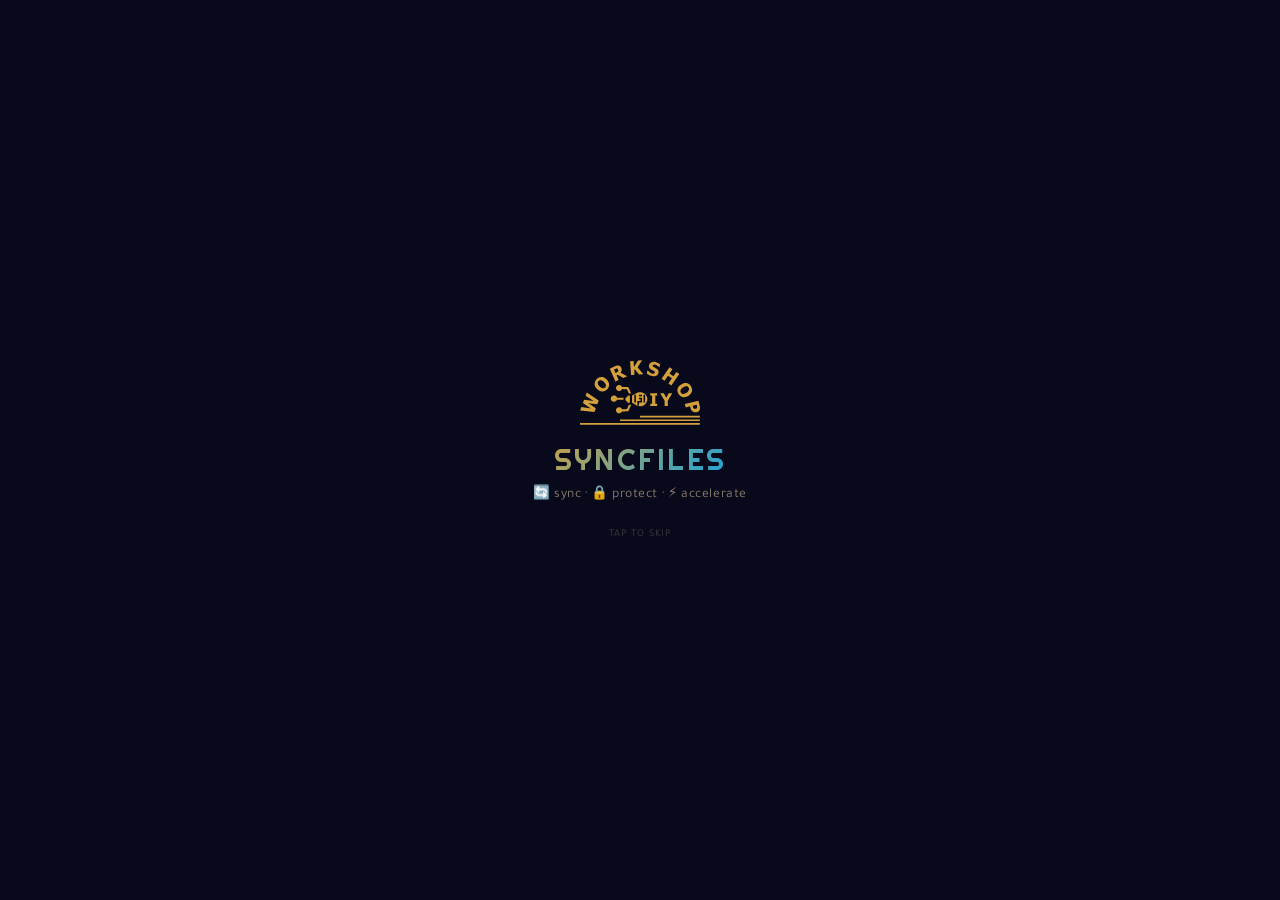
<file: client/index.html>
<!doctype html>
<html lang="en" dir="ltr" data-theme="mosque-gold">
<head>
  <meta charset="utf-8" />
  <meta name="viewport" content="width=device-width, initial-scale=1" />
  <title>SyncFiles — Workshop DIY</title>
  <meta name="description" content="Smart file sync with conflict detection, Google Drive & Git integration." />
  <meta name="author" content="Workshop-DIY — abourdim" />
  <meta property="og:title" content="SyncFiles — Workshop DIY" />
  <meta property="og:description" content="Smart file sync — rsync-like delta, Google Drive, Git, conflict resolution." />
  <meta property="og:type" content="website" />
  <link rel="manifest" href="manifest.json" />
  <meta name="theme-color" content="#08091a" />
  <link href="https://fonts.googleapis.com/css2?family=Amiri:wght@400;700&family=Righteous&family=Tajawal:wght@400;500;700&family=Bangers&family=Orbitron:wght@500;700&display=swap" rel="stylesheet" />
  <link rel="stylesheet" href="style.css" />
  <link rel="stylesheet" href="sync.css" />
</head>
<body>
  <!-- SPLASH -->
  <div class="splash" id="splash" onclick="dismissSplash()">
    <div class="splash-inner">
      <div class="splash-logo" id="splashLogo"></div>
      <div class="splash-title">SyncFiles</div>
      <div class="splash-sub" data-i18n="subtitle">🔄 sync · 🔒 protect · ⚡ accelerate</div>
      <div class="splash-hint" data-i18n="splashHint">tap to skip</div>
    </div>
  </div>

  <!-- LOGIN -->
  <div class="login-overlay" id="loginOverlay" style="display:none">
    <div class="login-card">
      <div class="login-icon">🔐</div>
      <h2 data-i18n="loginTitle">Dashboard Login</h2>
      <input type="password" id="loginPassword" class="login-input" data-i18n-placeholder="loginPlaceholder" placeholder="Master password" />
      <button id="loginSubmit" class="button primary" style="width:100%;margin-top:0.8rem"><span data-i18n="loginSubmit">Unlock</span></button>
      <div class="login-error" id="loginError" style="display:none" data-i18n="loginError">Invalid password</div>
    </div>
  </div>

  <div class="app">
    <div class="deco-band top-band" aria-hidden="true"></div>
    <div class="rows-container">

      <!-- HEADER -->
      <div class="header">
        <div class="bismillah" aria-hidden="true">
          <span class="bism-ornament">&#x2726;</span>
          بِسْمِ ٱللَّٰهِ ٱلرَّحْمَـٰنِ ٱلرَّحِيمِ
          <span class="bism-ornament">&#x2726;</span>
        </div>
        <div class="title-block">
          <div class="logo-wrap" id="logoWrap"></div>
          <div>
            <h1 data-i18n="title">SyncFiles</h1>
            <div class="subtitle" data-i18n="subtitle">🔄 sync · 🔒 protect · ⚡ accelerate</div>
          </div>
        </div>
        <div class="header-right">
          <div class="header-buttons">
            <button id="helpBtn" class="btn-icon-only" aria-label="Help">❓</button>
            <button id="settingsBtn" class="btn-icon-only" aria-label="Settings">⚙️</button>
            <button id="logBtn" class="btn-icon-only" aria-label="Activity Log">📜</button>
          </div>
          <div class="status-pill" id="statusPill">
            <span class="status-dot" id="statusDot"></span>
            <span id="statusText" data-i18n="disconnected">Disconnected</span>
          </div>
        </div>
      </div>

      <!-- MAIN: SYNC OVERVIEW -->
      <div class="card" id="mainCard">
        <div class="card-header">
          <div>
            <div class="card-title"><span class="icon">🔄</span> <span data-i18n="syncOverview">Sync Overview</span></div>
            <div class="card-subtitle"><span data-i18n="syncDesc">Monitor and control file synchronization</span> <span class="version-tag">v1.6</span></div>
          </div>
        </div>
        <div class="sync-connections" id="syncConnections">
          <div class="conn-pill" id="connGdrive"><span class="conn-dot"></span><span>Google Drive</span></div>
          <div class="conn-pill" id="connGit"><span class="conn-dot"></span><span>Git</span></div>
          <div class="conn-pill" id="connSSH"><span class="conn-dot"></span><span>SSH</span></div>
        </div>
        <div class="sync-stats">
          <div class="stat-box"><div class="stat-val" id="statFiles">0</div><div class="stat-lbl" data-i18n="filesTracked">Files</div></div>
          <div class="stat-box"><div class="stat-val" id="statPending">0</div><div class="stat-lbl" data-i18n="filesPending">Pending</div></div>
          <div class="stat-box stat-warn"><div class="stat-val" id="statConflicts">0</div><div class="stat-lbl" data-i18n="filesConflict">Conflicts</div></div>
          <div class="stat-box"><div class="stat-val" id="statLastSync">—</div><div class="stat-lbl" data-i18n="lastSync">Last Sync</div></div>
        </div>
        <div class="sync-controls">
          <button id="btnSyncNow" class="button primary sync-btn"><span class="btn-icon">🔄</span> <span data-i18n="btnSync">Sync Now</span></button>
          <div class="auto-sync-ctrl">
            <label class="toggle-ctrl"><input type="checkbox" id="autoSyncToggle" class="checkbox-ctrl" /><span data-i18n="autoSync">Auto-Sync</span></label>
            <span class="auto-status" id="autoSyncStatus"></span>
          </div>
        </div>
        <div class="sync-progress" id="syncProgress" style="display:none">
          <div class="prog-bar"><div class="prog-fill" id="progressFill"></div></div>
          <div class="prog-text" id="progressText"></div>
        </div>
      </div>

      <!-- FILE TREE -->
      <details class="collapsible">
        <summary><span class="icon">📂</span> <span data-i18n="fileTree">File Tree</span></summary>
        <div class="card">
          <div class="ftree-head">
            <input type="text" id="fileSearch" class="ftree-search" placeholder="Search..." />
            <div class="ftree-filters">
              <button class="ftree-f active" data-ff="all" data-i18n="filterAll">All</button>
              <button class="ftree-f" data-ff="pending">⏳</button>
              <button class="ftree-f" data-ff="conflict">⚠️</button>
              <button class="ftree-f" data-ff="synced">✓</button>
            </div>
          </div>
          <div class="ftree" id="fileTree"><div class="ftree-empty" data-i18n="noFiles">No files tracked yet</div></div>
        </div>
      </details>

      <!-- CONFLICTS -->
      <details class="collapsible">
        <summary><span class="icon">⚠️</span> <span data-i18n="conflicts">Conflicts</span> <span class="cbadge" id="conflictBadge" style="display:none">0</span></summary>
        <div class="card">
          <div id="conflictList"><div class="ftree-empty" data-i18n="noConflicts">No conflicts</div></div>
        </div>
      </details>

      <!-- GIT -->
      <details class="collapsible">
        <summary><span class="icon">📝</span> <span data-i18n="gitSection">Git</span></summary>
        <div class="card">
          <div class="git-row">
            <div class="git-info"><span class="git-branch" id="gitBranch">—</span> <span class="git-dirty" id="gitDirty"></span></div>
            <div class="git-btns">
              <button id="btnGitCommit" class="btn-sm"><span class="btn-icon">📝</span> <span data-i18n="gitCommit">Commit</span></button>
              <button id="btnGitPush" class="btn-sm"><span class="btn-icon">📤</span> <span data-i18n="gitPush">Push</span></button>
              <button id="btnGitPull" class="btn-sm"><span class="btn-icon">📥</span> <span data-i18n="gitPull">Pull</span></button>
              <button id="btnGitLog" class="btn-sm"><span class="btn-icon">📋</span> <span data-i18n="gitLog">Log</span></button>
            </div>
          </div>
          <div class="sync-hist" id="gitLogList" style="display:none"></div>
        </div>
      </details>

      <!-- SYNC HISTORY -->
      <details class="collapsible">
        <summary><span class="icon">📊</span> <span data-i18n="syncHistory">Sync History</span></summary>
        <div class="card"><div class="sync-hist" id="syncHistory"><div class="ftree-empty" data-i18n="noHistory">No history yet</div></div></div>
      </details>

      <!-- DESTINATIONS -->
      <details class="collapsible">
        <summary><span class="icon">🌐</span> <span data-i18n="destinations">Destinations</span></summary>
        <div class="card"><div id="destList"><div class="ftree-empty" data-i18n="noDest">No destinations configured</div></div></div>
      </details>

    </div>

    <footer class="app-footer">
      <span class="footer-text">powered by <a href="https://workshop-diy.org" target="_blank" rel="noopener">workshop-diy.org</a></span>
      <span class="hijri-date" id="hijriDate"></span>
    </footer>
    <div class="deco-band bottom-band" aria-hidden="true"></div>
  </div>

  <canvas id="matrixCanvas" class="matrix-canvas"></canvas>
  <div id="debugPanel" class="debug-panel"><span id="debugFps">0 FPS</span> <span id="debugMem">0 MB</span></div>

  <!-- HELP PANEL -->
  <div class="sidebar-overlay" id="helpOverlay"></div>
  <aside class="sidebar sidebar-left" id="helpPanel" aria-label="Help" role="dialog" aria-modal="true">
    <div class="sidebar-header"><span class="sidebar-title" data-i18n="help">❓ Help</span><button id="helpCloseBtn" class="btn-icon-only" aria-label="Close">✕</button></div>
    <div class="help-tabs">
      <button class="help-tab active" data-tab="faq" data-i18n="faq">FAQ</button>
      <button class="help-tab" data-tab="howto" data-i18n="howto">How-To</button>
      <button class="help-tab" data-tab="wiki" data-i18n="wiki">Wiki</button>
    </div>
    <div class="sidebar-body">
      <div class="help-content active" id="helpFaq">
        <details class="help-item"><summary data-i18n="faq_q1">What is SyncFiles?</summary><p data-i18n="faq_a1">A smart file sync tool for developers. Delta sync, conflict detection, Google Drive & Git integration.</p></details>
        <details class="help-item"><summary data-i18n="faq_q2">How does conflict detection work?</summary><p data-i18n="faq_a2">If a file changes on both sides, SyncFiles creates a backup and alerts you. You choose which version to keep.</p></details>
        <details class="help-item"><summary data-i18n="faq_q3">What is delta sync?</summary><p data-i18n="faq_a3">Like rsync — files split into chunks, only changed chunks transferred. Great for large files.</p></details>
        <details class="help-item"><summary data-i18n="faq_q4">Is my data private?</summary><p data-i18n="faq_a4">Yes. Runs locally, credentials encrypted, dashboard localhost-only by default.</p></details>
      </div>
      <div class="help-content" id="helpHowto">
        <div class="help-step"><span class="help-step-num">1</span><p data-i18n="howto_1">Run ./sync.sh --install to set up.</p></div>
        <div class="help-step"><span class="help-step-num">2</span><p data-i18n="howto_2">Edit config.yaml — set source and destinations.</p></div>
        <div class="help-step"><span class="help-step-num">3</span><p data-i18n="howto_3">Set up credentials: ./sync.sh --creds</p></div>
        <div class="help-step"><span class="help-step-num">4</span><p data-i18n="howto_4">Launch: ./sync.sh --web</p></div>
      </div>
      <div class="help-content" id="helpWiki">
        <div class="wiki-entry"><h3 data-i18n="wiki_delta_title">⚡ Delta Sync</h3><p data-i18n="wiki_delta">4MB chunks, SHA256 hashed, only changed chunks transferred.</p></div>
        <div class="wiki-entry"><h3 data-i18n="wiki_conflict_title">⚠️ Conflicts</h3><p data-i18n="wiki_conflict">Both sides modified = conflict. Backup auto-created. Resolve in dashboard.</p></div>
        <div class="wiki-entry"><h3 data-i18n="wiki_creds_title">🔒 Credentials</h3><p data-i18n="wiki_creds">Fernet AES-256 encryption, PBKDF2 key derivation, master password protected.</p></div>
        <div class="wiki-entry"><h3 data-i18n="wiki_privacy_title">🔒 Privacy</h3><p data-i18n="wiki_privacy">Local-first. No tracking. Dashboard localhost-only. Your files, your control.</p></div>
      </div>
    </div>
    <div class="sidebar-footer"><span>SyncFiles</span> <span class="badge"><strong>v1.6</strong></span></div>
  </aside>

  <!-- SETTINGS PANEL -->
  <div class="sidebar-overlay" id="settingsOverlay"></div>
  <aside class="sidebar" id="settingsPanel" aria-label="Settings" role="dialog" aria-modal="true">
    <div class="sidebar-header"><span class="sidebar-title" data-i18n="settings">⚙️ Settings</span><button id="settingsCloseBtn" class="btn-icon-only" aria-label="Close">✕</button></div>
    <div class="sidebar-body">
      <div class="sidebar-group"><label class="sidebar-label" data-i18n="language">Language</label>
        <select id="langSelect" class="sidebar-select"><option value="en" selected>🇬🇧 EN</option><option value="fr">🇫🇷 FR</option><option value="ar">🇩🇿 عربي</option></select></div>
      <div class="sidebar-group"><label class="sidebar-label" data-i18n="theme">Theme</label>
        <select id="themeSelect" class="sidebar-select">
          <option value="mosque-gold" data-i18n-opt="t_mosque">Mosque</option><option value="zellige" data-i18n-opt="t_zellige">Zellige</option>
          <option value="andalus" data-i18n-opt="t_andalus">Andalus</option><option value="riad" data-i18n-opt="t_riad">Riad</option>
          <option value="medina" data-i18n-opt="t_medina">Medina</option><option value="space" data-i18n-opt="t_space">Space</option>
          <option value="jungle" data-i18n-opt="t_jungle">Jungle</option><option value="robot" data-i18n-opt="t_robot">Robot</option>
        </select></div>
      <div class="sidebar-group"><label class="toggle-ctrl"><input type="checkbox" id="soundToggle" class="checkbox-ctrl" /><span data-i18n="soundEffects">🔊 Sound effects</span></label></div>
      <div class="sidebar-group"><label class="sidebar-label" data-i18n="syncInterval">Sync interval</label>
        <div style="display:flex;align-items:center;gap:0.5rem"><input type="range" id="syncIntervalSlider" min="1" max="60" value="5" style="flex:1" /><span id="syncIntervalVal">5s</span></div></div>
      <div class="sidebar-group"><label class="toggle-ctrl"><input type="checkbox" id="gitAutoCommit" class="checkbox-ctrl" /><span data-i18n="autoCommit">Auto Git commit</span></label></div>
      <div class="sidebar-group"><label class="toggle-ctrl"><input type="checkbox" id="gitAutoPush" class="checkbox-ctrl" /><span data-i18n="autoPush">Auto Git push</span></label></div>
      <div class="sidebar-group"><button id="whisperBtn" class="btn-sm" style="width:100%"><span class="btn-icon">🎤</span> <span data-i18n="whisperMode">Whisper mode</span></button></div>
      <div class="sidebar-group"><button id="breathingBtn" class="btn-sm" style="width:100%"><span class="btn-icon">🫁</span> <span data-i18n="breathingGuide">Breathing guide</span></button>
        <div class="dhikr-display" id="dhikrDisplay" style="display:none"><span class="dhikr-label">سبحان الله</span><span class="dhikr-count" id="dhikrCounter">0</span><button id="dhikrBtn" class="btn-sm primary"><span data-i18n="dhikrTap">Tap</span></button></div></div>
      <div class="sidebar-group"><button id="musicBtn" class="btn-sm" style="width:100%"><span class="btn-icon">🎵</span> <span data-i18n="musicMode">Music reactive</span></button></div>
    </div>
    <div class="sidebar-footer"><span>SyncFiles</span> <span class="badge"><strong>v1.6</strong></span></div>
  </aside>

  <!-- LOG PANEL -->
  <aside class="sidebar" id="logPanel" aria-label="Activity Log">
    <div class="resize-handle" id="logResizeHandle"></div>
    <div class="sidebar-header"><span class="sidebar-title" data-i18n="activityLog">📜 Activity Log</span>
      <div class="log-controls">
        <button id="clearLogBtn" class="btn-sm"><span class="btn-icon">🧹</span><span data-i18n="clear">Clear</span></button>
        <button id="copyLogBtn" class="btn-sm"><span class="btn-icon">📋</span><span data-i18n="copy">Copy</span></button>
        <button id="exportLogBtn" class="btn-sm"><span class="btn-icon">💾</span><span data-i18n="export">Export</span></button>
        <button id="logCloseBtn" class="btn-icon-only" aria-label="Close">✕</button>
      </div>
    </div>
    <div class="log-filters" id="logFilters">
      <button class="log-filter active" data-filter="all" data-i18n="filterAll">All</button>
      <button class="log-filter" data-filter="info">Info</button>
      <button class="log-filter" data-filter="success">✓</button>
      <button class="log-filter" data-filter="error">✗</button>
      <button class="log-filter" data-filter="tx">TX</button>
      <button class="log-filter" data-filter="rx">RX</button>
    </div>
    <div class="sidebar-body log-body"><div class="log" id="logContainer" aria-live="polite"></div></div>
    <div class="sidebar-footer"><span data-i18n="eventsMsg">Events &amp; messages</span> <span class="badge"><strong>v1.6</strong></span></div>
  </aside>

  <div id="toastIndicator" class="toast-indicator"><div class="toast-inner"><div class="spinner"></div><div id="toastMessage" class="toast-text">Working…</div></div></div>

  <script src="script.js"></script>
</body>
</html>
</file>
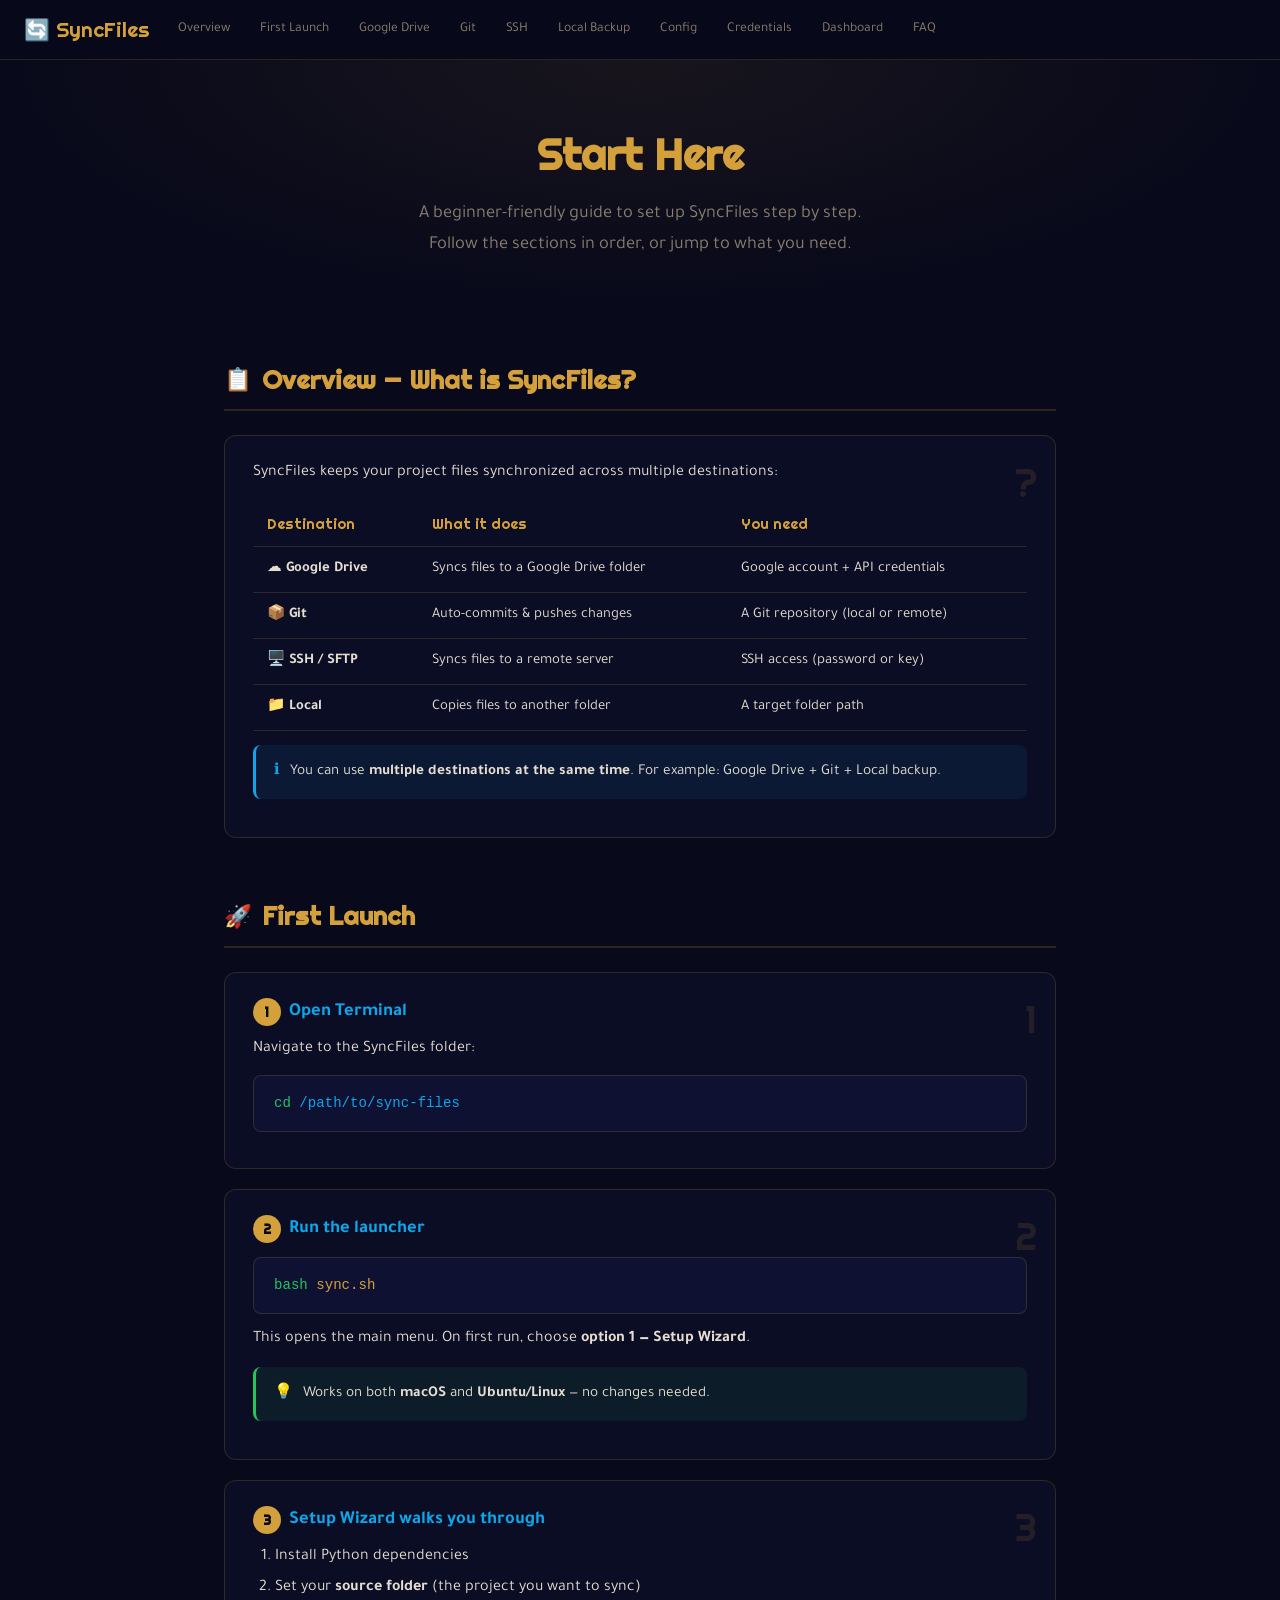
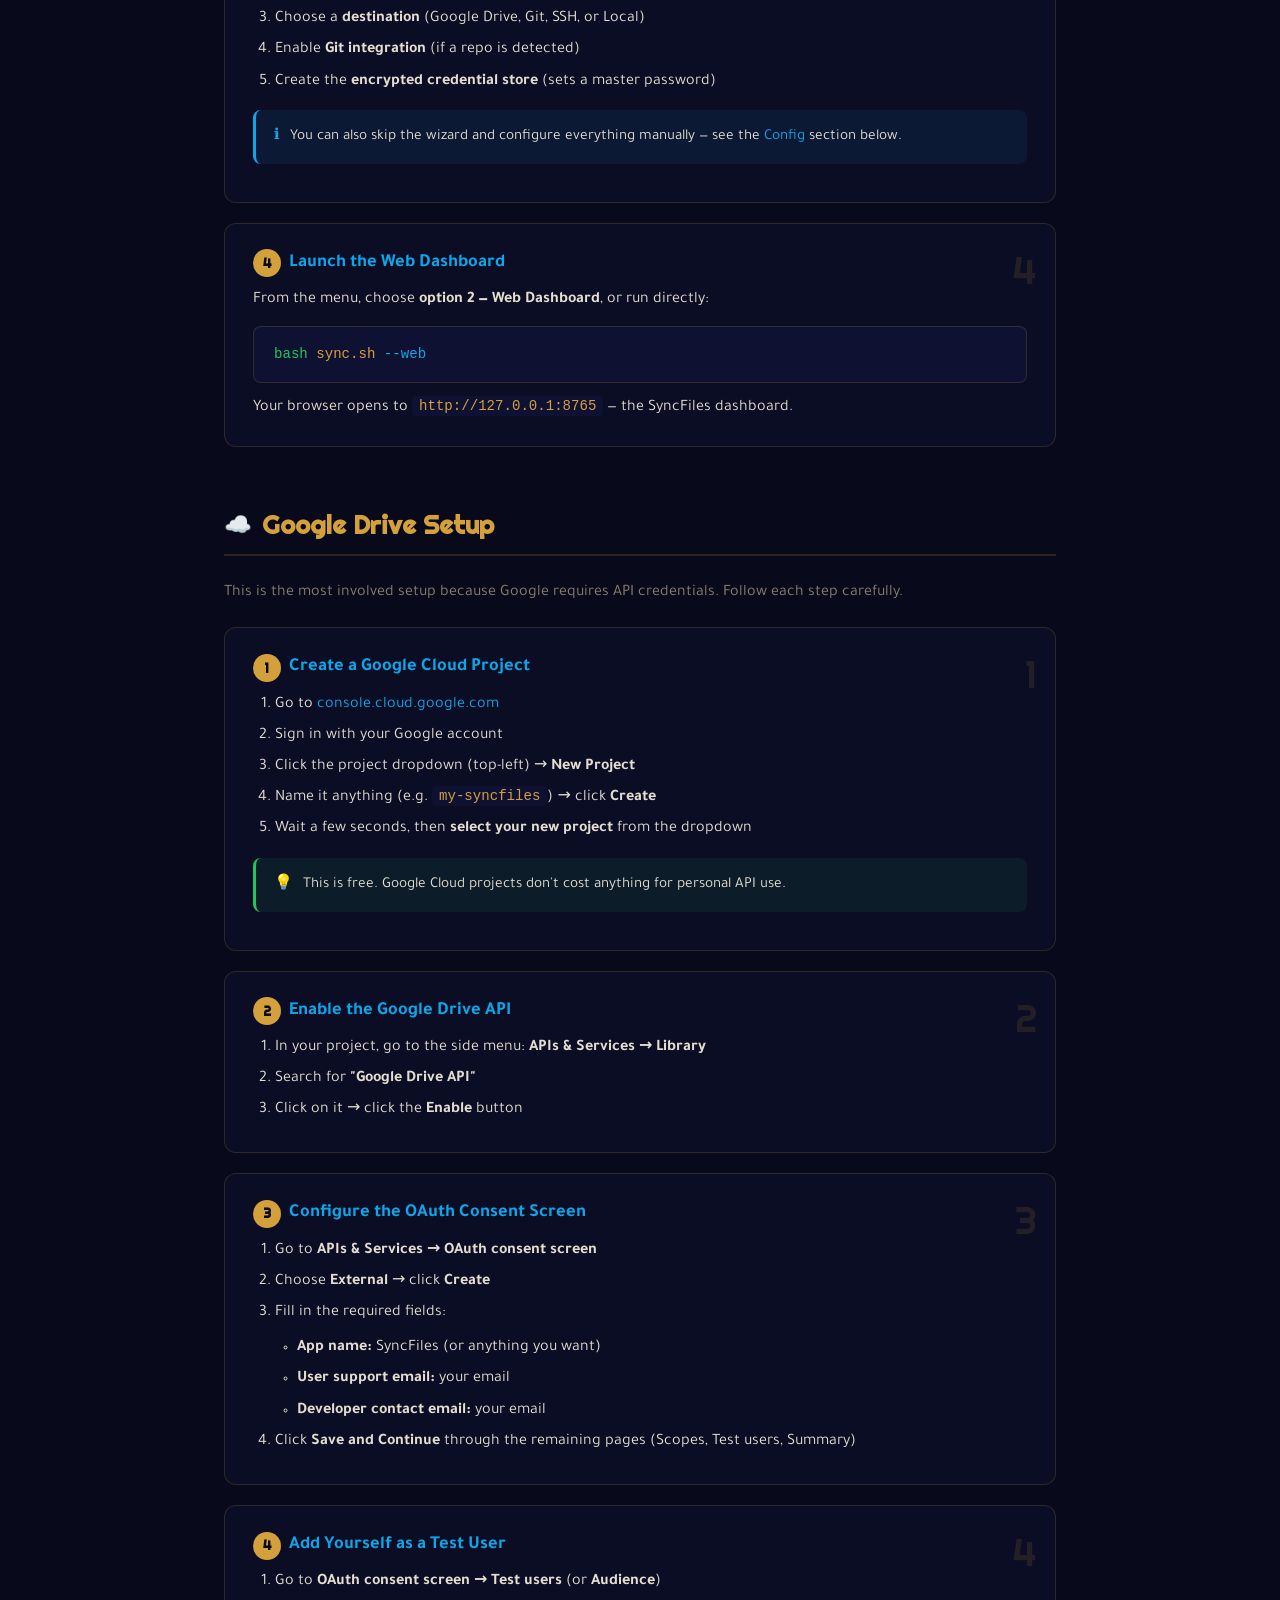
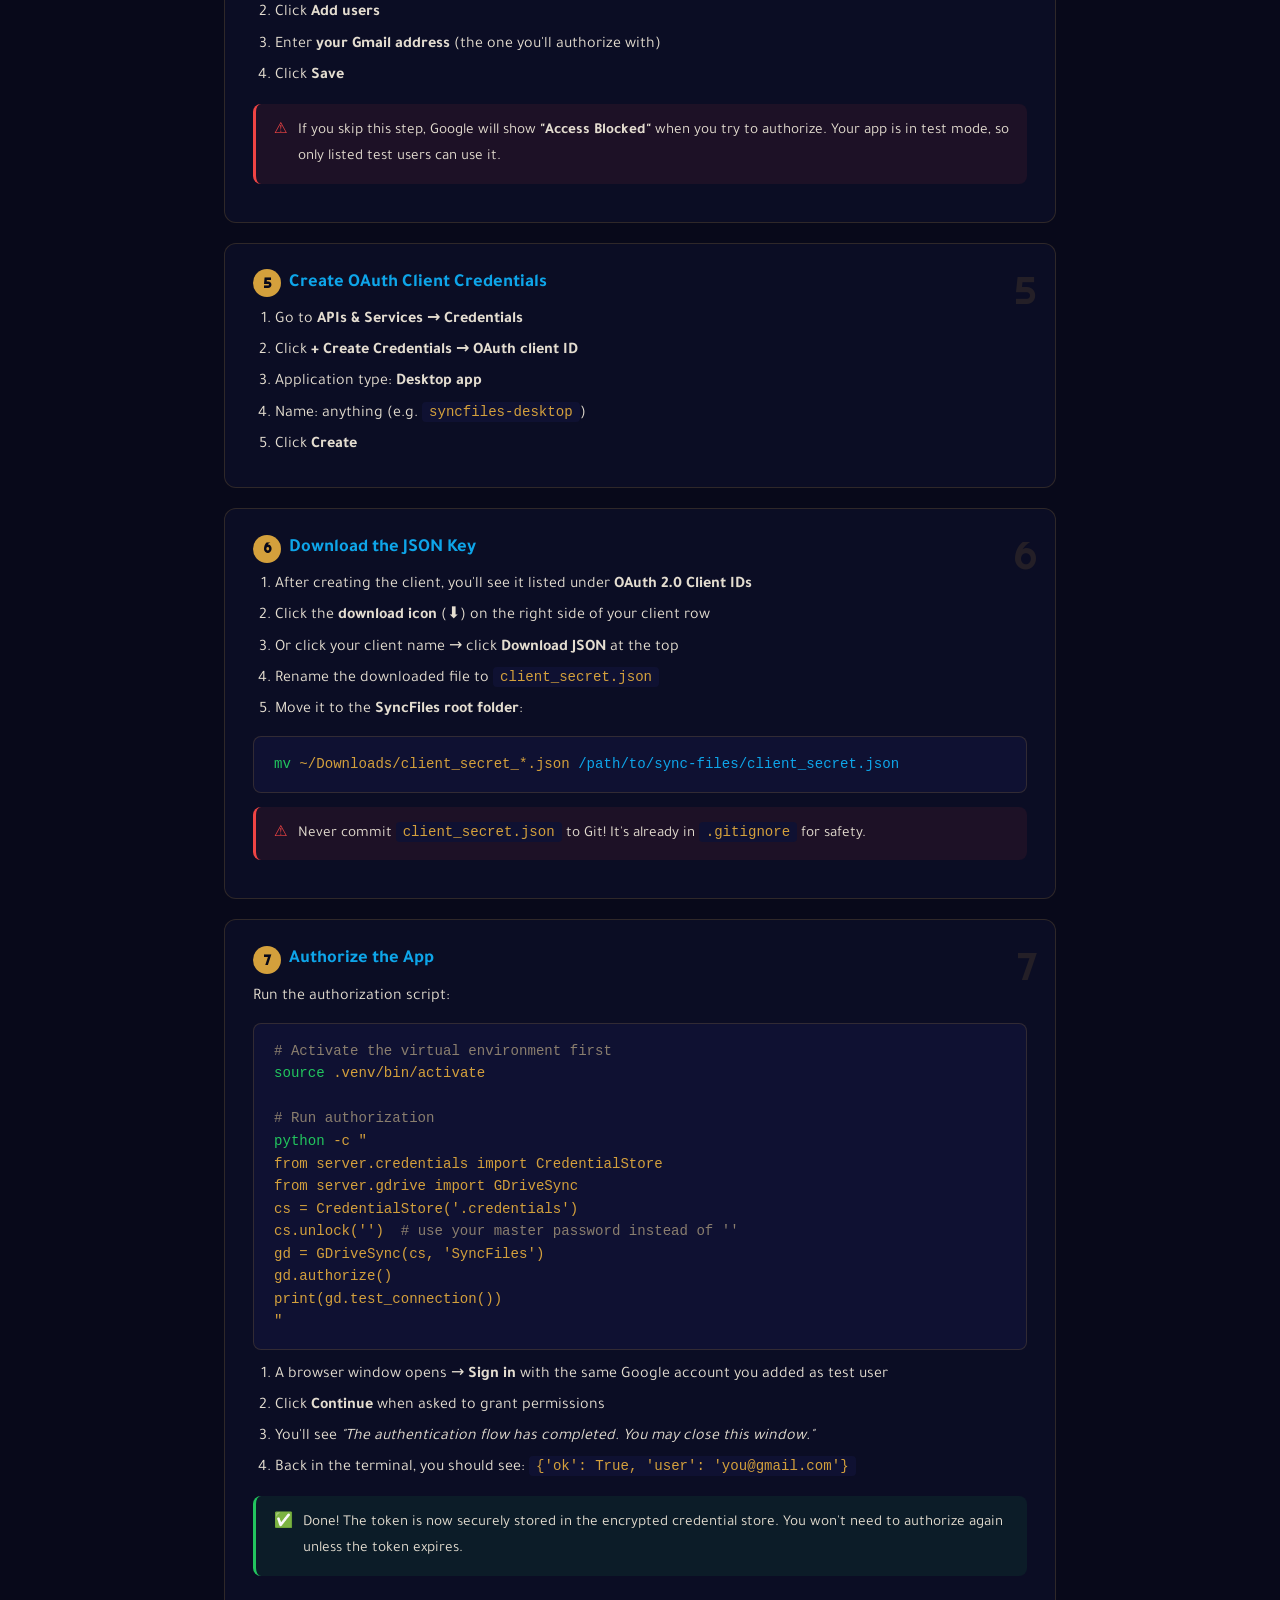
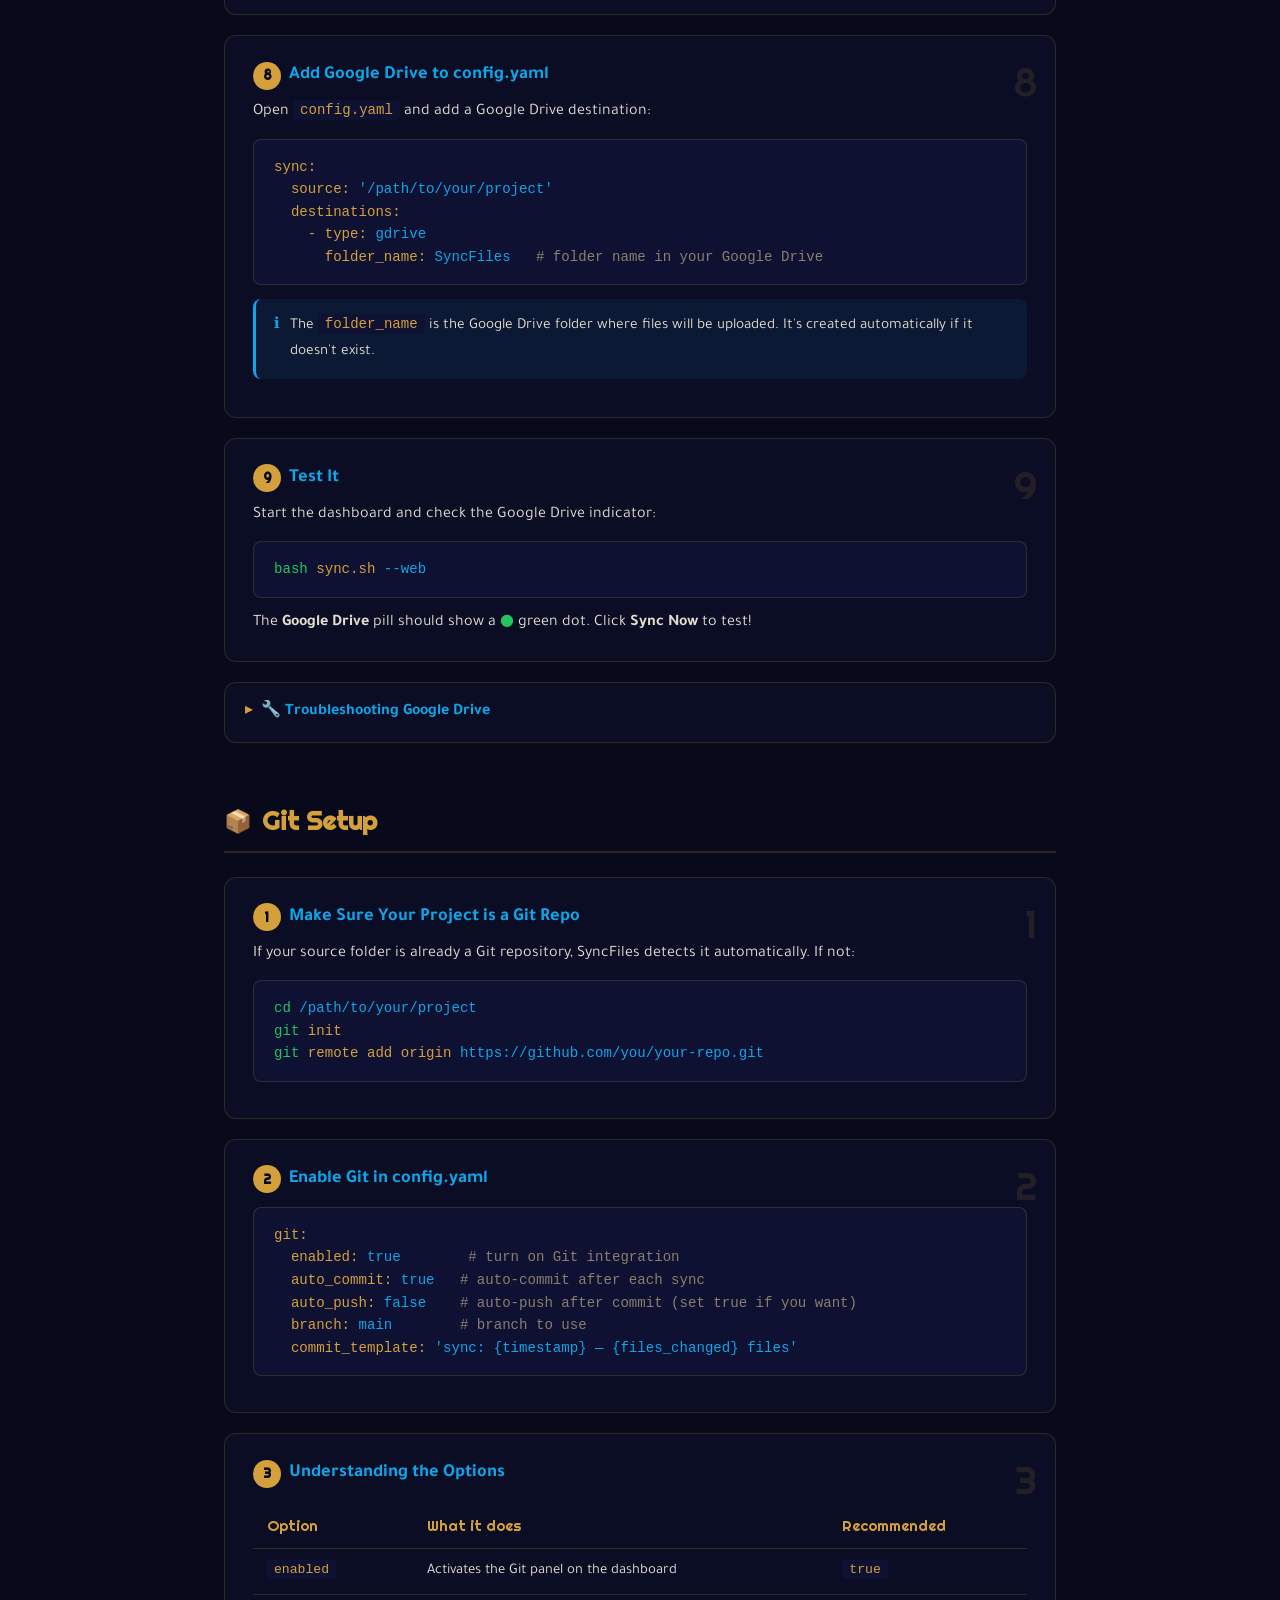
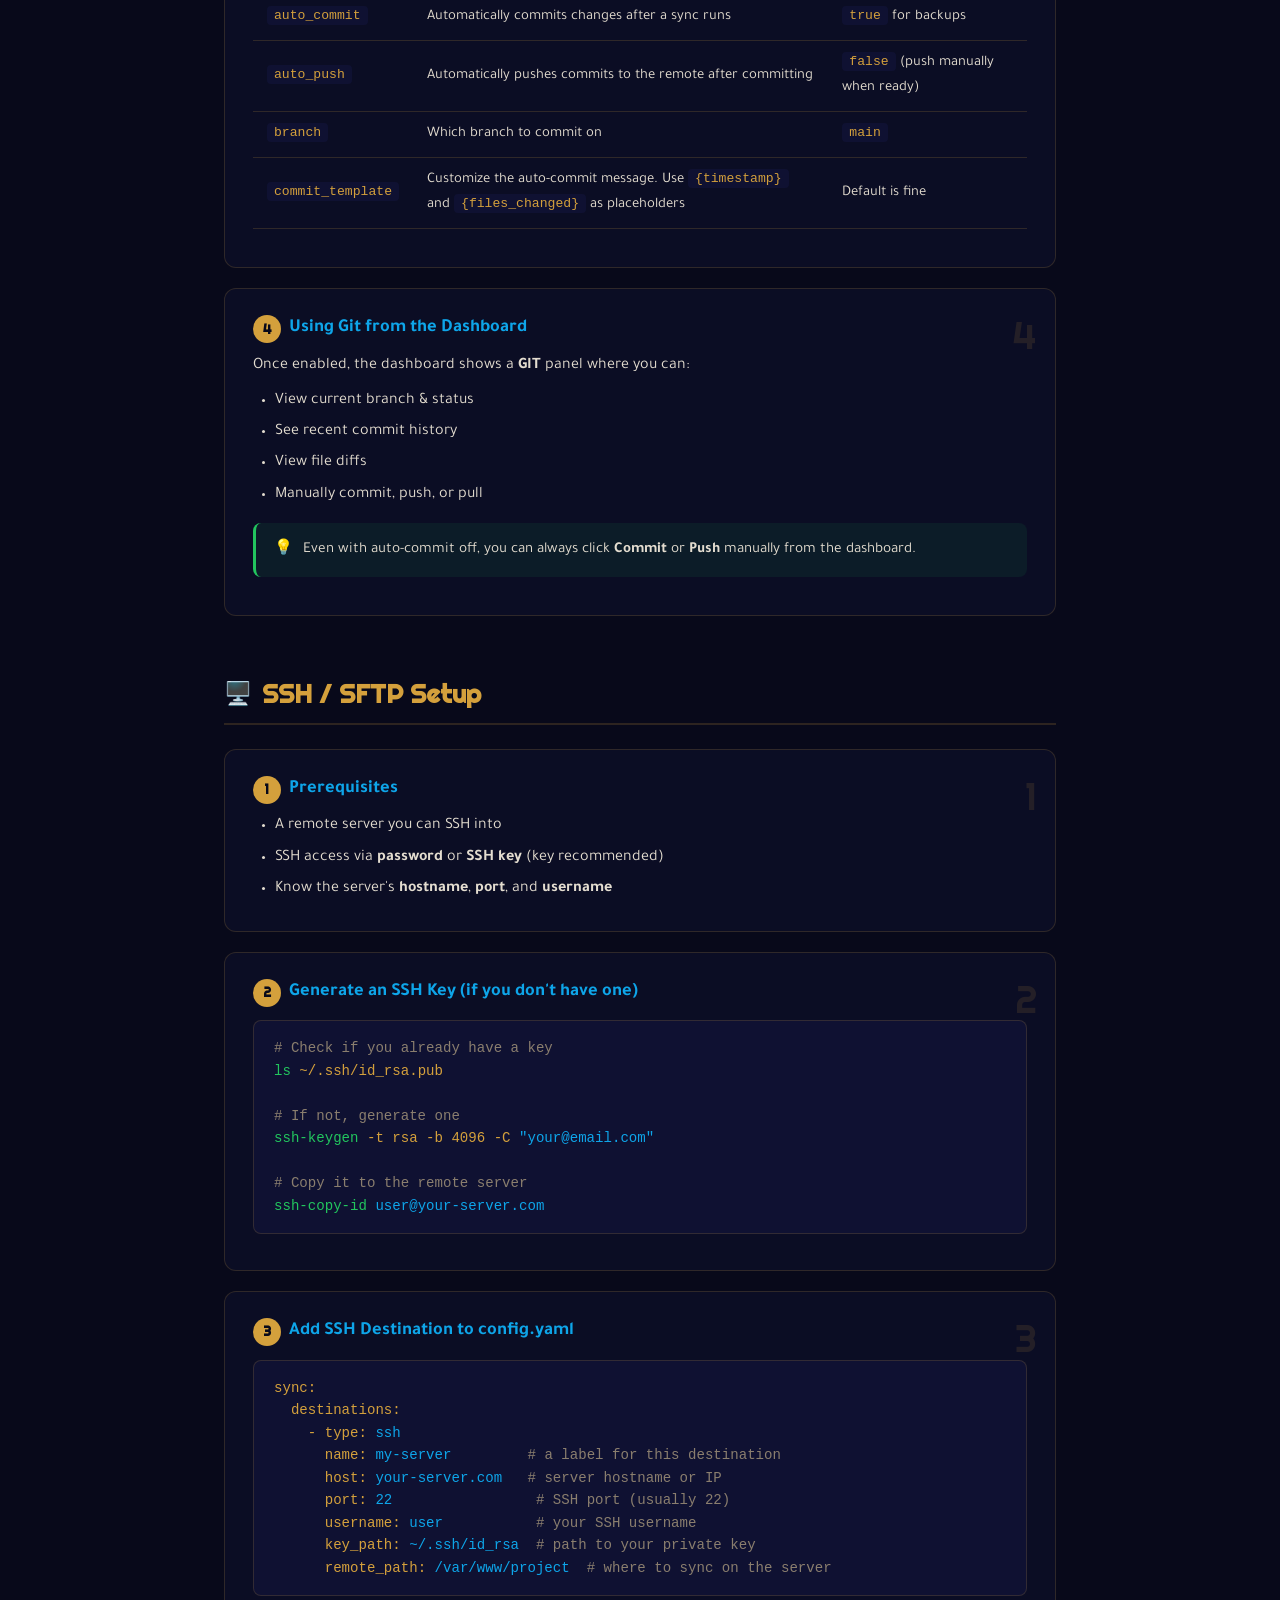
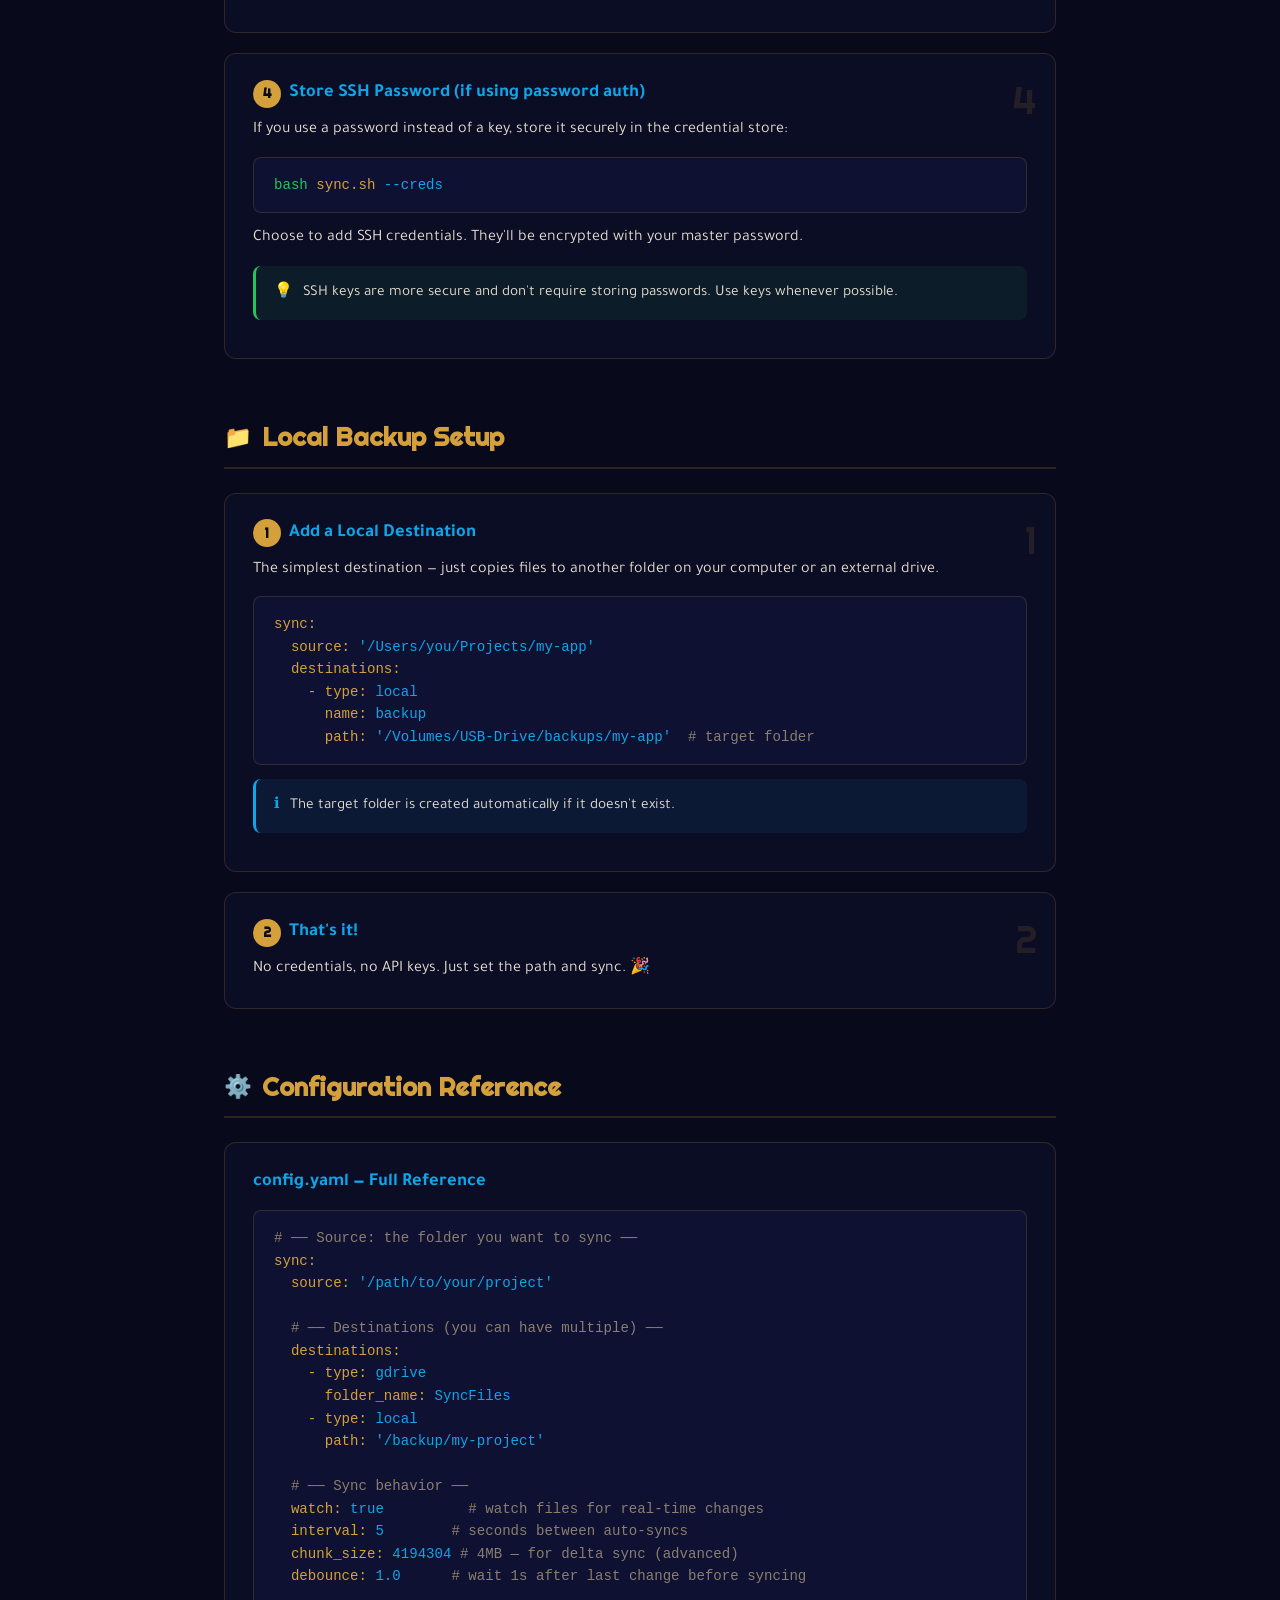
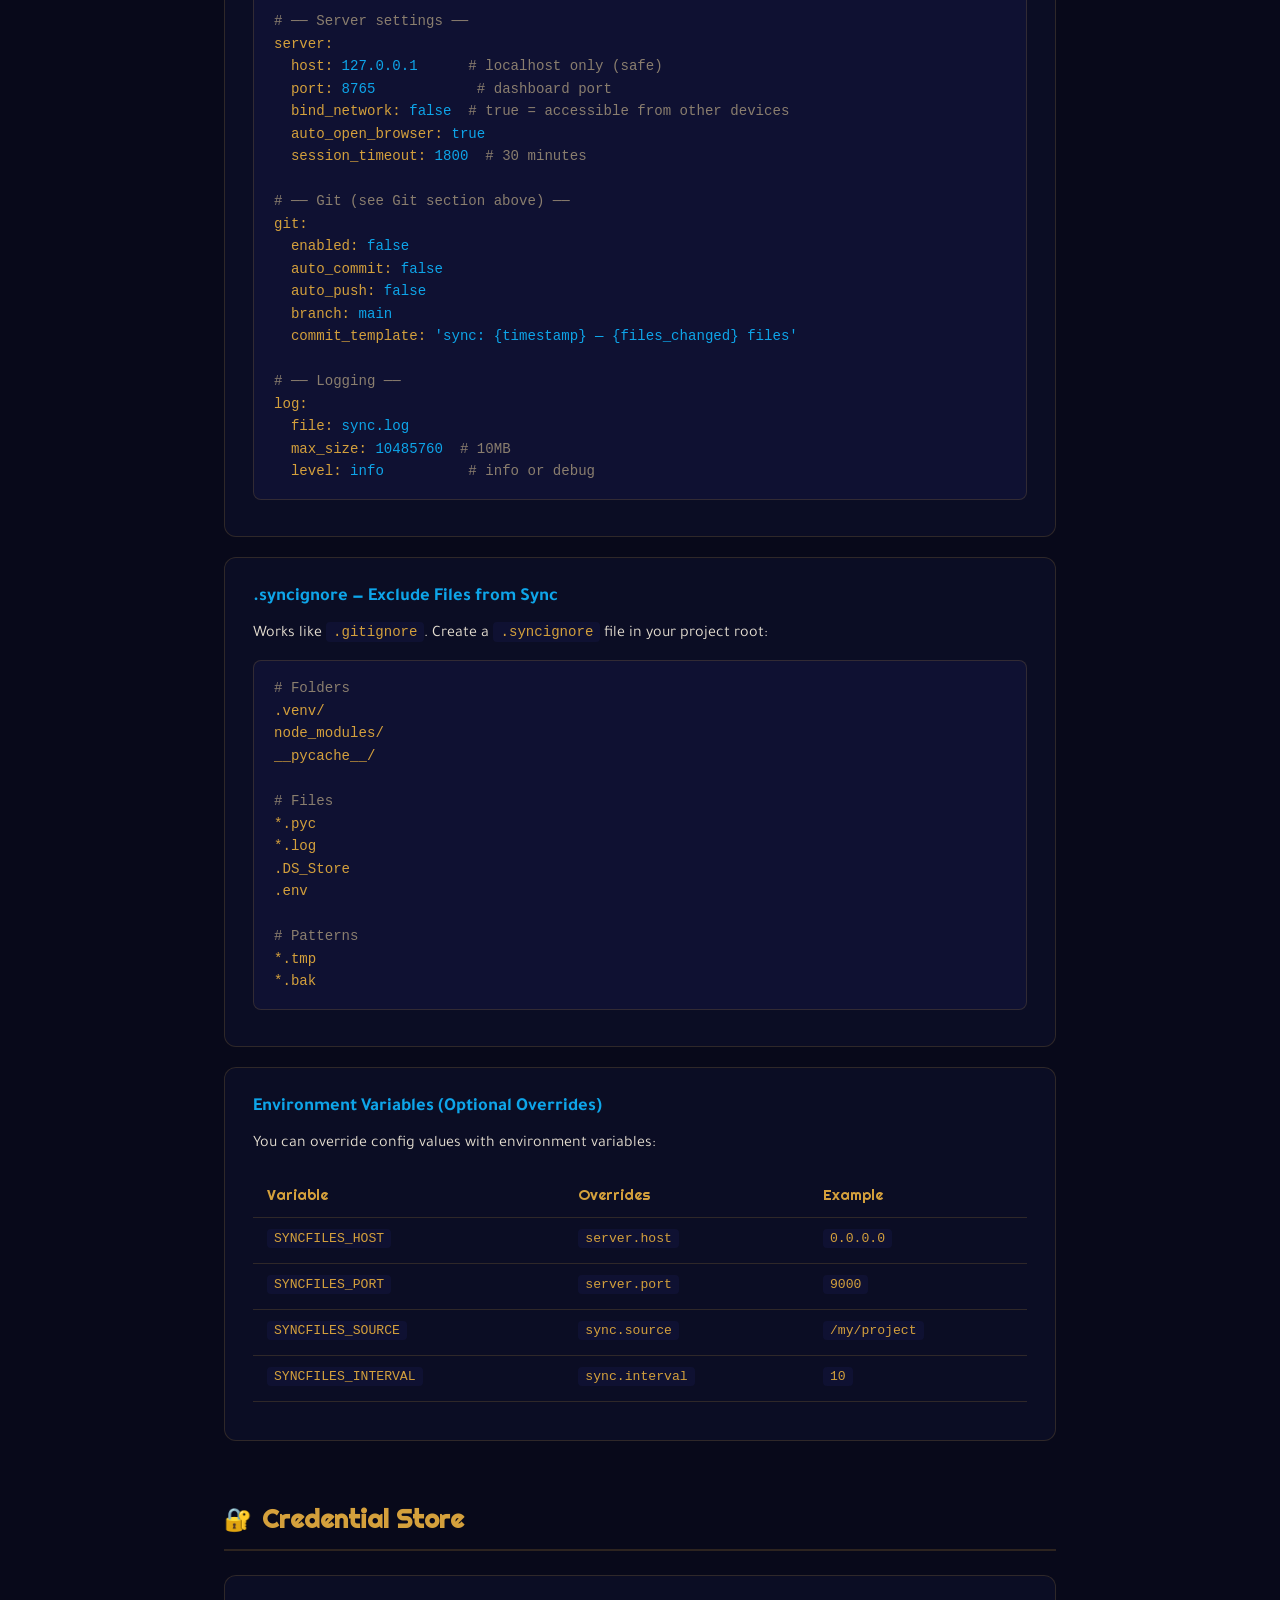
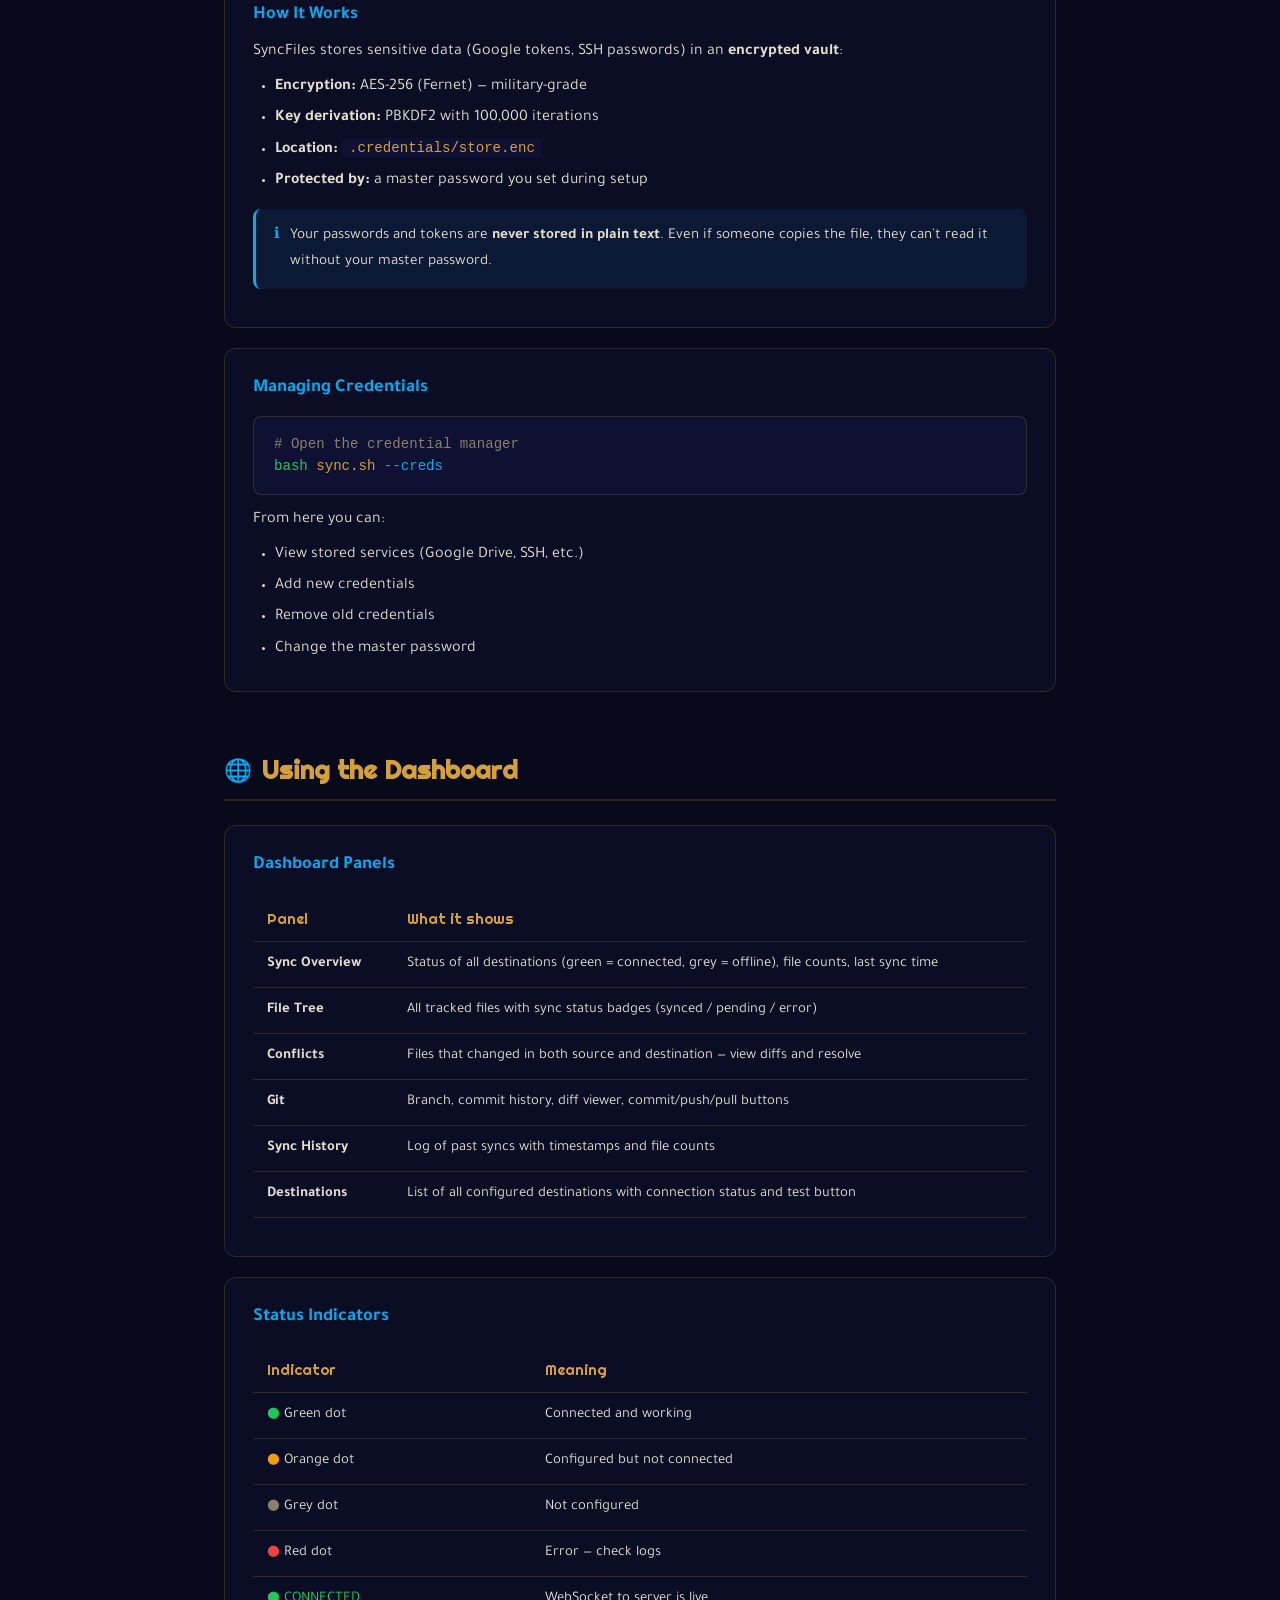
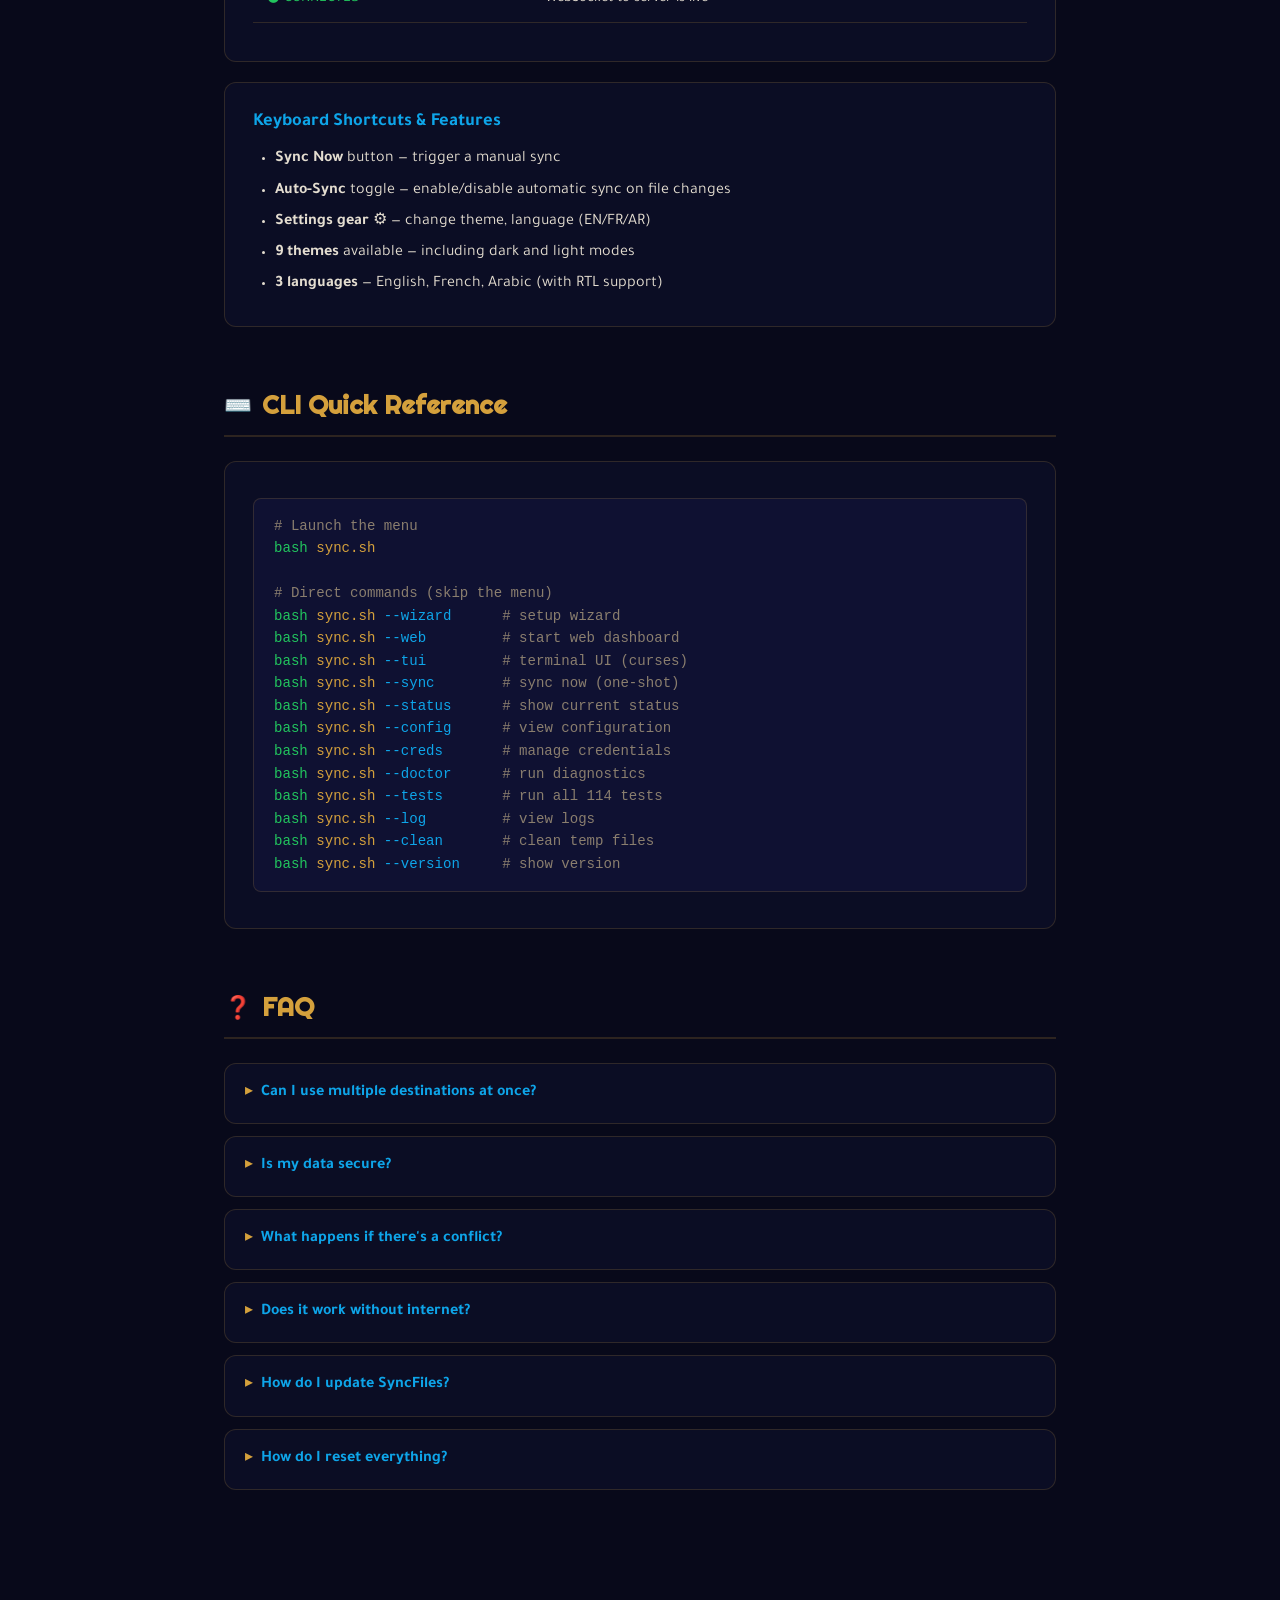
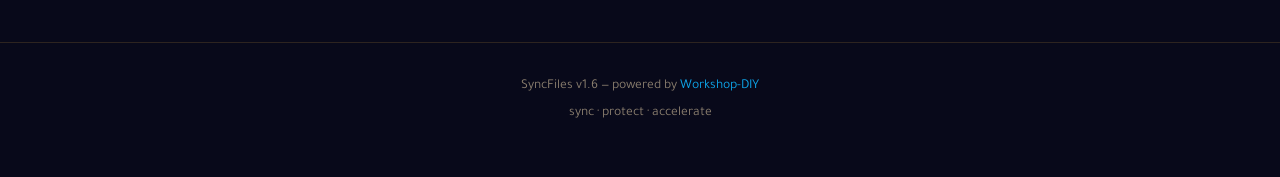
<file: client/start-here.html>
<!DOCTYPE html>
<html lang="en" dir="ltr">
<head>
<meta charset="UTF-8">
<meta name="viewport" content="width=device-width, initial-scale=1.0">
<title>SyncFiles — Start Here</title>
<link href="https://fonts.googleapis.com/css2?family=Righteous&family=Tajawal:wght@400;500;700&display=swap" rel="stylesheet">
<style>
  :root {
    --bg:        #08091a;
    --bg-card:   #0b0d24;
    --bg-code:   #0f1132;
    --gold:      #d4a03c;
    --gold-dim:  rgba(212,160,60,.18);
    --sky:       #0ea5e9;
    --green:     #22c55e;
    --red:       #ef4444;
    --orange:    #f59e0b;
    --text:      #e4ddd0;
    --text-dim:  #8a7e6e;
    --radius:    12px;
    --font:      'Tajawal', system-ui, sans-serif;
    --font-head: 'Righteous', 'Tajawal', sans-serif;
  }
  * { margin:0; padding:0; box-sizing:border-box; }
  html { scroll-behavior: smooth; }
  body {
    background: var(--bg);
    color: var(--text);
    font-family: var(--font);
    font-size: 16px;
    line-height: 1.7;
    min-height: 100vh;
  }

  /* ── NAV ── */
  .top-bar {
    position: sticky; top:0; z-index:100;
    background: rgba(8,9,26,.92);
    backdrop-filter: blur(12px);
    border-bottom: 1px solid var(--gold-dim);
    padding: 12px 24px;
    display: flex; align-items: center; gap: 16px;
    flex-wrap: wrap;
  }
  .top-bar .logo { font-family: var(--font-head); font-size:1.3rem; color:var(--gold); }
  .top-bar nav { display:flex; gap:6px; flex-wrap:wrap; }
  .top-bar nav a {
    color: var(--text-dim); text-decoration:none; font-size:.85rem;
    padding: 4px 12px; border-radius: 20px; transition: .2s;
  }
  .top-bar nav a:hover, .top-bar nav a:focus { background:var(--gold-dim); color:var(--gold); }

  /* ── HERO ── */
  .hero {
    text-align:center; padding:60px 24px 40px;
    background: radial-gradient(ellipse at 50% 0%, rgba(212,160,60,.08) 0%, transparent 70%);
  }
  .hero h1 { font-family:var(--font-head); font-size:2.6rem; color:var(--gold); margin-bottom:8px; }
  .hero p  { color:var(--text-dim); font-size:1.15rem; max-width:600px; margin:0 auto; }

  /* ── CONTAINER ── */
  .container { max-width:880px; margin:0 auto; padding:0 24px 80px; }

  /* ── SECTION ── */
  section { margin-top: 56px; }
  section > h2 {
    font-family: var(--font-head); font-size:1.6rem; color:var(--gold);
    border-bottom: 2px solid var(--gold-dim); padding-bottom:8px; margin-bottom:24px;
    display:flex; align-items:center; gap:10px;
  }
  section > h2 .icon { font-size:1.4rem; }

  /* ── STEP CARDS ── */
  .step {
    background: var(--bg-card);
    border: 1px solid var(--gold-dim);
    border-radius: var(--radius);
    padding: 24px 28px;
    margin-bottom: 20px;
    position: relative;
    overflow: hidden;
  }
  .step::before {
    content: attr(data-step);
    position: absolute; top:14px; right:18px;
    font-family: var(--font-head); font-size:2.4rem;
    color: var(--gold); opacity:.12;
  }
  .step h3 {
    font-size: 1.15rem; color: var(--sky); margin-bottom: 8px;
    display:flex; align-items:center; gap:8px;
  }
  .step h3 .num {
    display:inline-flex; align-items:center; justify-content:center;
    width:28px; height:28px; border-radius:50%;
    background: var(--gold); color: var(--bg); font-size:.85rem;
    font-family: var(--font-head); flex-shrink:0;
  }
  .step p, .step li { color: var(--text); }
  .step ul, .step ol { padding-left: 22px; margin-top:8px; }
  .step li { margin-bottom: 4px; }

  /* ── CODE BLOCKS ── */
  pre, code {
    font-family: 'SF Mono', 'Fira Code', 'Consolas', monospace;
    font-size: .88rem;
  }
  code {
    background: var(--bg-code); color: var(--gold);
    padding: 2px 7px; border-radius: 4px;
  }
  pre {
    background: var(--bg-code);
    border: 1px solid var(--gold-dim);
    border-radius: 8px;
    padding: 16px 20px;
    overflow-x: auto;
    margin: 12px 0;
    line-height: 1.6;
  }
  pre code { background:none; padding:0; }
  .cmd { color: var(--green); }
  .cmt { color: var(--text-dim); }
  .val { color: var(--sky); }
  .key { color: var(--gold); }

  /* ── TIP / WARN / INFO ── */
  .tip, .warn, .info {
    border-radius: 8px; padding: 14px 18px; margin: 14px 0;
    display:flex; gap:10px; align-items:flex-start; font-size:.95rem;
  }
  .tip  { background: rgba(34,197,94,.08); border-left:3px solid var(--green); }
  .warn { background: rgba(239,68,68,.08); border-left:3px solid var(--red); }
  .info { background: rgba(14,165,233,.08); border-left:3px solid var(--sky); }
  .tip .badge, .warn .badge, .info .badge { font-weight:700; flex-shrink:0; }
  .tip .badge  { color:var(--green); }
  .warn .badge { color:var(--red); }
  .info .badge { color:var(--sky); }

  /* ── TABLE ── */
  table {
    width:100%; border-collapse:collapse; margin:14px 0; font-size:.92rem;
  }
  th, td {
    text-align:left; padding:10px 14px;
    border-bottom: 1px solid var(--gold-dim);
  }
  th { color:var(--gold); font-family:var(--font-head); font-weight:400; }
  td code { font-size:.82rem; }

  /* ── CHECKLIST ── */
  .checklist { list-style:none; padding:0; }
  .checklist li { padding:6px 0; display:flex; align-items:center; gap:8px; }
  .checklist li::before { content:'☐'; color:var(--gold); font-size:1.1rem; }

  /* ── ACCORDION ── */
  details {
    background:var(--bg-card); border:1px solid var(--gold-dim);
    border-radius:var(--radius); margin-bottom:12px;
  }
  details summary {
    padding:16px 20px; cursor:pointer; font-weight:700;
    color:var(--sky); list-style:none; display:flex; align-items:center; gap:8px;
  }
  details summary::before { content:'▸'; color:var(--gold); transition:.2s; }
  details[open] summary::before { content:'▾'; }
  details .inner { padding:0 20px 20px; }

  /* ── LINKS ── */
  a { color:var(--sky); text-decoration:none; }
  a:hover { text-decoration:underline; }

  /* ── FOOTER ── */
  footer {
    text-align:center; padding:32px; color:var(--text-dim); font-size:.85rem;
    border-top:1px solid var(--gold-dim); margin-top:60px;
  }

  /* ── RESPONSIVE ── */
  @media (max-width:600px) {
    .hero h1 { font-size:1.8rem; }
    .step { padding:18px; }
    pre { font-size:.8rem; padding:12px; }
  }
</style>
</head>
<body>

<!-- ═══════════════════ TOP BAR ═══════════════════ -->
<div class="top-bar">
  <span class="logo">🔄 SyncFiles</span>
  <nav>
    <a href="#overview">Overview</a>
    <a href="#first-launch">First Launch</a>
    <a href="#google-drive">Google Drive</a>
    <a href="#git">Git</a>
    <a href="#ssh">SSH</a>
    <a href="#local">Local Backup</a>
    <a href="#config">Config</a>
    <a href="#credentials">Credentials</a>
    <a href="#dashboard">Dashboard</a>
    <a href="#faq">FAQ</a>
  </nav>
</div>

<!-- ═══════════════════ HERO ═══════════════════ -->
<div class="hero">
  <h1>Start Here</h1>
  <p>A beginner-friendly guide to set up SyncFiles step by step.<br>
     Follow the sections in order, or jump to what you need.</p>
</div>

<div class="container">

<!-- ═══════════════════ OVERVIEW ═══════════════════ -->
<section id="overview">
  <h2><span class="icon">📋</span> Overview — What is SyncFiles?</h2>

  <div class="step" data-step="?">
    <p>SyncFiles keeps your project files synchronized across multiple destinations:</p>
    <table>
      <tr><th>Destination</th><th>What it does</th><th>You need</th></tr>
      <tr>
        <td>☁️ <strong>Google Drive</strong></td>
        <td>Syncs files to a Google Drive folder</td>
        <td>Google account + API credentials</td>
      </tr>
      <tr>
        <td>📦 <strong>Git</strong></td>
        <td>Auto-commits &amp; pushes changes</td>
        <td>A Git repository (local or remote)</td>
      </tr>
      <tr>
        <td>🖥️ <strong>SSH / SFTP</strong></td>
        <td>Syncs files to a remote server</td>
        <td>SSH access (password or key)</td>
      </tr>
      <tr>
        <td>📁 <strong>Local</strong></td>
        <td>Copies files to another folder</td>
        <td>A target folder path</td>
      </tr>
    </table>
    <div class="info">
      <span class="badge">ℹ️</span>
      <span>You can use <strong>multiple destinations at the same time</strong>. For example: Google Drive + Git + Local backup.</span>
    </div>
  </div>
</section>

<!-- ═══════════════════ FIRST LAUNCH ═══════════════════ -->
<section id="first-launch">
  <h2><span class="icon">🚀</span> First Launch</h2>

  <div class="step" data-step="1">
    <h3><span class="num">1</span> Open Terminal</h3>
    <p>Navigate to the SyncFiles folder:</p>
    <pre><code><span class="cmd">cd</span> <span class="val">/path/to/sync-files</span></code></pre>
  </div>

  <div class="step" data-step="2">
    <h3><span class="num">2</span> Run the launcher</h3>
    <pre><code><span class="cmd">bash</span> sync.sh</code></pre>
    <p>This opens the main menu. On first run, choose <strong>option 1 — Setup Wizard</strong>.</p>
    <div class="tip">
      <span class="badge">💡</span>
      <span>Works on both <strong>macOS</strong> and <strong>Ubuntu/Linux</strong> — no changes needed.</span>
    </div>
  </div>

  <div class="step" data-step="3">
    <h3><span class="num">3</span> Setup Wizard walks you through</h3>
    <ol>
      <li>Install Python dependencies</li>
      <li>Set your <strong>source folder</strong> (the project you want to sync)</li>
      <li>Choose a <strong>destination</strong> (Google Drive, Git, SSH, or Local)</li>
      <li>Enable <strong>Git integration</strong> (if a repo is detected)</li>
      <li>Create the <strong>encrypted credential store</strong> (sets a master password)</li>
    </ol>
    <div class="info">
      <span class="badge">ℹ️</span>
      <span>You can also skip the wizard and configure everything manually — see the <a href="#config">Config</a> section below.</span>
    </div>
  </div>

  <div class="step" data-step="4">
    <h3><span class="num">4</span> Launch the Web Dashboard</h3>
    <p>From the menu, choose <strong>option 2 — Web Dashboard</strong>, or run directly:</p>
    <pre><code><span class="cmd">bash</span> sync.sh <span class="val">--web</span></code></pre>
    <p>Your browser opens to <code>http://127.0.0.1:8765</code> — the SyncFiles dashboard.</p>
  </div>
</section>

<!-- ═══════════════════ GOOGLE DRIVE ═══════════════════ -->
<section id="google-drive">
  <h2><span class="icon">☁️</span> Google Drive Setup</h2>
  <p style="color:var(--text-dim); margin-bottom:20px;">
    This is the most involved setup because Google requires API credentials. Follow each step carefully.
  </p>

  <!-- Step 1 -->
  <div class="step" data-step="1">
    <h3><span class="num">1</span> Create a Google Cloud Project</h3>
    <ol>
      <li>Go to <a href="https://console.cloud.google.com" target="_blank">console.cloud.google.com</a></li>
      <li>Sign in with your Google account</li>
      <li>Click the project dropdown (top-left) → <strong>New Project</strong></li>
      <li>Name it anything (e.g. <code>my-syncfiles</code>) → click <strong>Create</strong></li>
      <li>Wait a few seconds, then <strong>select your new project</strong> from the dropdown</li>
    </ol>
    <div class="tip">
      <span class="badge">💡</span>
      <span>This is free. Google Cloud projects don't cost anything for personal API use.</span>
    </div>
  </div>

  <!-- Step 2 -->
  <div class="step" data-step="2">
    <h3><span class="num">2</span> Enable the Google Drive API</h3>
    <ol>
      <li>In your project, go to the side menu: <strong>APIs &amp; Services → Library</strong></li>
      <li>Search for <strong>"Google Drive API"</strong></li>
      <li>Click on it → click the <strong>Enable</strong> button</li>
    </ol>
  </div>

  <!-- Step 3 -->
  <div class="step" data-step="3">
    <h3><span class="num">3</span> Configure the OAuth Consent Screen</h3>
    <ol>
      <li>Go to <strong>APIs &amp; Services → OAuth consent screen</strong></li>
      <li>Choose <strong>External</strong> → click <strong>Create</strong></li>
      <li>Fill in the required fields:
        <ul>
          <li><strong>App name:</strong> SyncFiles (or anything you want)</li>
          <li><strong>User support email:</strong> your email</li>
          <li><strong>Developer contact email:</strong> your email</li>
        </ul>
      </li>
      <li>Click <strong>Save and Continue</strong> through the remaining pages (Scopes, Test users, Summary)</li>
    </ol>
  </div>

  <!-- Step 4 -->
  <div class="step" data-step="4">
    <h3><span class="num">4</span> Add Yourself as a Test User</h3>
    <ol>
      <li>Go to <strong>OAuth consent screen → Test users</strong> (or <strong>Audience</strong>)</li>
      <li>Click <strong>Add users</strong></li>
      <li>Enter <strong>your Gmail address</strong> (the one you'll authorize with)</li>
      <li>Click <strong>Save</strong></li>
    </ol>
    <div class="warn">
      <span class="badge">⚠️</span>
      <span>If you skip this step, Google will show <strong>"Access Blocked"</strong> when you try to authorize. Your app is in test mode, so only listed test users can use it.</span>
    </div>
  </div>

  <!-- Step 5 -->
  <div class="step" data-step="5">
    <h3><span class="num">5</span> Create OAuth Client Credentials</h3>
    <ol>
      <li>Go to <strong>APIs &amp; Services → Credentials</strong></li>
      <li>Click <strong>+ Create Credentials → OAuth client ID</strong></li>
      <li>Application type: <strong>Desktop app</strong></li>
      <li>Name: anything (e.g. <code>syncfiles-desktop</code>)</li>
      <li>Click <strong>Create</strong></li>
    </ol>
  </div>

  <!-- Step 6 -->
  <div class="step" data-step="6">
    <h3><span class="num">6</span> Download the JSON Key</h3>
    <ol>
      <li>After creating the client, you'll see it listed under <strong>OAuth 2.0 Client IDs</strong></li>
      <li>Click the <strong>download icon</strong> (⬇️) on the right side of your client row</li>
      <li>Or click your client name → click <strong>Download JSON</strong> at the top</li>
      <li>Rename the downloaded file to <code>client_secret.json</code></li>
      <li>Move it to the <strong>SyncFiles root folder</strong>:</li>
    </ol>
    <pre><code><span class="cmd">mv</span> ~/Downloads/client_secret_*.json <span class="val">/path/to/sync-files/client_secret.json</span></code></pre>
    <div class="warn">
      <span class="badge">⚠️</span>
      <span>Never commit <code>client_secret.json</code> to Git! It's already in <code>.gitignore</code> for safety.</span>
    </div>
  </div>

  <!-- Step 7 -->
  <div class="step" data-step="7">
    <h3><span class="num">7</span> Authorize the App</h3>
    <p>Run the authorization script:</p>
    <pre><code><span class="cmt"># Activate the virtual environment first</span>
<span class="cmd">source</span> .venv/bin/activate

<span class="cmt"># Run authorization</span>
<span class="cmd">python</span> -c "
from server.credentials import CredentialStore
from server.gdrive import GDriveSync
cs = CredentialStore('.credentials')
cs.unlock('')  <span class="cmt"># use your master password instead of ''</span>
gd = GDriveSync(cs, 'SyncFiles')
gd.authorize()
print(gd.test_connection())
"</code></pre>
    <ol>
      <li>A browser window opens → <strong>Sign in</strong> with the same Google account you added as test user</li>
      <li>Click <strong>Continue</strong> when asked to grant permissions</li>
      <li>You'll see <em>"The authentication flow has completed. You may close this window."</em></li>
      <li>Back in the terminal, you should see: <code>{'ok': True, 'user': 'you@gmail.com'}</code></li>
    </ol>
    <div class="tip">
      <span class="badge">✅</span>
      <span>Done! The token is now securely stored in the encrypted credential store. You won't need to authorize again unless the token expires.</span>
    </div>
  </div>

  <!-- Step 8 -->
  <div class="step" data-step="8">
    <h3><span class="num">8</span> Add Google Drive to config.yaml</h3>
    <p>Open <code>config.yaml</code> and add a Google Drive destination:</p>
    <pre><code><span class="key">sync</span>:
  <span class="key">source</span>: <span class="val">'/path/to/your/project'</span>
  <span class="key">destinations</span>:
    - <span class="key">type</span>: <span class="val">gdrive</span>
      <span class="key">folder_name</span>: <span class="val">SyncFiles</span>   <span class="cmt"># folder name in your Google Drive</span></code></pre>
    <div class="info">
      <span class="badge">ℹ️</span>
      <span>The <code>folder_name</code> is the Google Drive folder where files will be uploaded. It's created automatically if it doesn't exist.</span>
    </div>
  </div>

  <!-- Step 9 -->
  <div class="step" data-step="9">
    <h3><span class="num">9</span> Test It</h3>
    <p>Start the dashboard and check the Google Drive indicator:</p>
    <pre><code><span class="cmd">bash</span> sync.sh <span class="val">--web</span></code></pre>
    <p>The <strong>Google Drive</strong> pill should show a <span style="color:var(--green);">●</span> green dot. Click <strong>Sync Now</strong> to test!</p>
  </div>

  <!-- Troubleshooting -->
  <details>
    <summary>🔧 Troubleshooting Google Drive</summary>
    <div class="inner">
      <table>
        <tr><th>Problem</th><th>Solution</th></tr>
        <tr>
          <td><strong>"Access Blocked"</strong> error</td>
          <td>Go back to Step 4 and add your email as a test user</td>
        </tr>
        <tr>
          <td><strong>"client_secret.json not found"</strong></td>
          <td>Make sure the file is in the SyncFiles root folder (not a subfolder)</td>
        </tr>
        <tr>
          <td><strong>Grey dot</strong> on dashboard</td>
          <td>Restart the server: <code>bash sync.sh --web</code></td>
        </tr>
        <tr>
          <td><strong>"Credential store locked"</strong></td>
          <td>The store needs to be unlocked with your master password. Re-run the wizard.</td>
        </tr>
        <tr>
          <td><strong>Token expired</strong></td>
          <td>Re-run Step 7 (authorize again)</td>
        </tr>
      </table>
    </div>
  </details>
</section>

<!-- ═══════════════════ GIT ═══════════════════ -->
<section id="git">
  <h2><span class="icon">📦</span> Git Setup</h2>

  <div class="step" data-step="1">
    <h3><span class="num">1</span> Make Sure Your Project is a Git Repo</h3>
    <p>If your source folder is already a Git repository, SyncFiles detects it automatically. If not:</p>
    <pre><code><span class="cmd">cd</span> <span class="val">/path/to/your/project</span>
<span class="cmd">git</span> init
<span class="cmd">git</span> remote add origin <span class="val">https://github.com/you/your-repo.git</span></code></pre>
  </div>

  <div class="step" data-step="2">
    <h3><span class="num">2</span> Enable Git in config.yaml</h3>
    <pre><code><span class="key">git</span>:
  <span class="key">enabled</span>: <span class="val">true</span>        <span class="cmt"># turn on Git integration</span>
  <span class="key">auto_commit</span>: <span class="val">true</span>   <span class="cmt"># auto-commit after each sync</span>
  <span class="key">auto_push</span>: <span class="val">false</span>    <span class="cmt"># auto-push after commit (set true if you want)</span>
  <span class="key">branch</span>: <span class="val">main</span>        <span class="cmt"># branch to use</span>
  <span class="key">commit_template</span>: <span class="val">'sync: {timestamp} — {files_changed} files'</span></code></pre>
  </div>

  <div class="step" data-step="3">
    <h3><span class="num">3</span> Understanding the Options</h3>
    <table>
      <tr><th>Option</th><th>What it does</th><th>Recommended</th></tr>
      <tr>
        <td><code>enabled</code></td>
        <td>Activates the Git panel on the dashboard</td>
        <td><code>true</code></td>
      </tr>
      <tr>
        <td><code>auto_commit</code></td>
        <td>Automatically commits changes after a sync runs</td>
        <td><code>true</code> for backups</td>
      </tr>
      <tr>
        <td><code>auto_push</code></td>
        <td>Automatically pushes commits to the remote after committing</td>
        <td><code>false</code> (push manually when ready)</td>
      </tr>
      <tr>
        <td><code>branch</code></td>
        <td>Which branch to commit on</td>
        <td><code>main</code></td>
      </tr>
      <tr>
        <td><code>commit_template</code></td>
        <td>Customize the auto-commit message. Use <code>{timestamp}</code> and <code>{files_changed}</code> as placeholders</td>
        <td>Default is fine</td>
      </tr>
    </table>
  </div>

  <div class="step" data-step="4">
    <h3><span class="num">4</span> Using Git from the Dashboard</h3>
    <p>Once enabled, the dashboard shows a <strong>GIT</strong> panel where you can:</p>
    <ul>
      <li>View current branch &amp; status</li>
      <li>See recent commit history</li>
      <li>View file diffs</li>
      <li>Manually commit, push, or pull</li>
    </ul>
    <div class="tip">
      <span class="badge">💡</span>
      <span>Even with auto-commit off, you can always click <strong>Commit</strong> or <strong>Push</strong> manually from the dashboard.</span>
    </div>
  </div>
</section>

<!-- ═══════════════════ SSH ═══════════════════ -->
<section id="ssh">
  <h2><span class="icon">🖥️</span> SSH / SFTP Setup</h2>

  <div class="step" data-step="1">
    <h3><span class="num">1</span> Prerequisites</h3>
    <ul>
      <li>A remote server you can SSH into</li>
      <li>SSH access via <strong>password</strong> or <strong>SSH key</strong> (key recommended)</li>
      <li>Know the server's <strong>hostname</strong>, <strong>port</strong>, and <strong>username</strong></li>
    </ul>
  </div>

  <div class="step" data-step="2">
    <h3><span class="num">2</span> Generate an SSH Key (if you don't have one)</h3>
    <pre><code><span class="cmt"># Check if you already have a key</span>
<span class="cmd">ls</span> ~/.ssh/id_rsa.pub

<span class="cmt"># If not, generate one</span>
<span class="cmd">ssh-keygen</span> -t rsa -b 4096 -C <span class="val">"your@email.com"</span>

<span class="cmt"># Copy it to the remote server</span>
<span class="cmd">ssh-copy-id</span> <span class="val">user@your-server.com</span></code></pre>
  </div>

  <div class="step" data-step="3">
    <h3><span class="num">3</span> Add SSH Destination to config.yaml</h3>
    <pre><code><span class="key">sync</span>:
  <span class="key">destinations</span>:
    - <span class="key">type</span>: <span class="val">ssh</span>
      <span class="key">name</span>: <span class="val">my-server</span>         <span class="cmt"># a label for this destination</span>
      <span class="key">host</span>: <span class="val">your-server.com</span>   <span class="cmt"># server hostname or IP</span>
      <span class="key">port</span>: <span class="val">22</span>                 <span class="cmt"># SSH port (usually 22)</span>
      <span class="key">username</span>: <span class="val">user</span>           <span class="cmt"># your SSH username</span>
      <span class="key">key_path</span>: <span class="val">~/.ssh/id_rsa</span>  <span class="cmt"># path to your private key</span>
      <span class="key">remote_path</span>: <span class="val">/var/www/project</span>  <span class="cmt"># where to sync on the server</span></code></pre>
  </div>

  <div class="step" data-step="4">
    <h3><span class="num">4</span> Store SSH Password (if using password auth)</h3>
    <p>If you use a password instead of a key, store it securely in the credential store:</p>
    <pre><code><span class="cmd">bash</span> sync.sh <span class="val">--creds</span></code></pre>
    <p>Choose to add SSH credentials. They'll be encrypted with your master password.</p>
    <div class="tip">
      <span class="badge">💡</span>
      <span>SSH keys are more secure and don't require storing passwords. Use keys whenever possible.</span>
    </div>
  </div>
</section>

<!-- ═══════════════════ LOCAL BACKUP ═══════════════════ -->
<section id="local">
  <h2><span class="icon">📁</span> Local Backup Setup</h2>

  <div class="step" data-step="1">
    <h3><span class="num">1</span> Add a Local Destination</h3>
    <p>The simplest destination — just copies files to another folder on your computer or an external drive.</p>
    <pre><code><span class="key">sync</span>:
  <span class="key">source</span>: <span class="val">'/Users/you/Projects/my-app'</span>
  <span class="key">destinations</span>:
    - <span class="key">type</span>: <span class="val">local</span>
      <span class="key">name</span>: <span class="val">backup</span>
      <span class="key">path</span>: <span class="val">'/Volumes/USB-Drive/backups/my-app'</span>  <span class="cmt"># target folder</span></code></pre>
    <div class="info">
      <span class="badge">ℹ️</span>
      <span>The target folder is created automatically if it doesn't exist.</span>
    </div>
  </div>

  <div class="step" data-step="2">
    <h3><span class="num">2</span> That's it!</h3>
    <p>No credentials, no API keys. Just set the path and sync. 🎉</p>
  </div>
</section>

<!-- ═══════════════════ CONFIG ═══════════════════ -->
<section id="config">
  <h2><span class="icon">⚙️</span> Configuration Reference</h2>

  <div class="step" data-step="">
    <h3>config.yaml — Full Reference</h3>
    <pre><code><span class="cmt"># ── Source: the folder you want to sync ──</span>
<span class="key">sync</span>:
  <span class="key">source</span>: <span class="val">'/path/to/your/project'</span>

  <span class="cmt"># ── Destinations (you can have multiple) ──</span>
  <span class="key">destinations</span>:
    - <span class="key">type</span>: <span class="val">gdrive</span>
      <span class="key">folder_name</span>: <span class="val">SyncFiles</span>
    - <span class="key">type</span>: <span class="val">local</span>
      <span class="key">path</span>: <span class="val">'/backup/my-project'</span>

  <span class="cmt"># ── Sync behavior ──</span>
  <span class="key">watch</span>: <span class="val">true</span>          <span class="cmt"># watch files for real-time changes</span>
  <span class="key">interval</span>: <span class="val">5</span>        <span class="cmt"># seconds between auto-syncs</span>
  <span class="key">chunk_size</span>: <span class="val">4194304</span> <span class="cmt"># 4MB — for delta sync (advanced)</span>
  <span class="key">debounce</span>: <span class="val">1.0</span>      <span class="cmt"># wait 1s after last change before syncing</span>

<span class="cmt"># ── Server settings ──</span>
<span class="key">server</span>:
  <span class="key">host</span>: <span class="val">127.0.0.1</span>      <span class="cmt"># localhost only (safe)</span>
  <span class="key">port</span>: <span class="val">8765</span>            <span class="cmt"># dashboard port</span>
  <span class="key">bind_network</span>: <span class="val">false</span>  <span class="cmt"># true = accessible from other devices</span>
  <span class="key">auto_open_browser</span>: <span class="val">true</span>
  <span class="key">session_timeout</span>: <span class="val">1800</span>  <span class="cmt"># 30 minutes</span>

<span class="cmt"># ── Git (see Git section above) ──</span>
<span class="key">git</span>:
  <span class="key">enabled</span>: <span class="val">false</span>
  <span class="key">auto_commit</span>: <span class="val">false</span>
  <span class="key">auto_push</span>: <span class="val">false</span>
  <span class="key">branch</span>: <span class="val">main</span>
  <span class="key">commit_template</span>: <span class="val">'sync: {timestamp} — {files_changed} files'</span>

<span class="cmt"># ── Logging ──</span>
<span class="key">log</span>:
  <span class="key">file</span>: <span class="val">sync.log</span>
  <span class="key">max_size</span>: <span class="val">10485760</span>  <span class="cmt"># 10MB</span>
  <span class="key">level</span>: <span class="val">info</span>          <span class="cmt"># info or debug</span></code></pre>
  </div>

  <div class="step" data-step="">
    <h3>.syncignore — Exclude Files from Sync</h3>
    <p>Works like <code>.gitignore</code>. Create a <code>.syncignore</code> file in your project root:</p>
    <pre><code><span class="cmt"># Folders</span>
.venv/
node_modules/
__pycache__/

<span class="cmt"># Files</span>
*.pyc
*.log
.DS_Store
.env

<span class="cmt"># Patterns</span>
*.tmp
*.bak</code></pre>
  </div>

  <div class="step" data-step="">
    <h3>Environment Variables (Optional Overrides)</h3>
    <p>You can override config values with environment variables:</p>
    <table>
      <tr><th>Variable</th><th>Overrides</th><th>Example</th></tr>
      <tr><td><code>SYNCFILES_HOST</code></td><td><code>server.host</code></td><td><code>0.0.0.0</code></td></tr>
      <tr><td><code>SYNCFILES_PORT</code></td><td><code>server.port</code></td><td><code>9000</code></td></tr>
      <tr><td><code>SYNCFILES_SOURCE</code></td><td><code>sync.source</code></td><td><code>/my/project</code></td></tr>
      <tr><td><code>SYNCFILES_INTERVAL</code></td><td><code>sync.interval</code></td><td><code>10</code></td></tr>
    </table>
  </div>
</section>

<!-- ═══════════════════ CREDENTIALS ═══════════════════ -->
<section id="credentials">
  <h2><span class="icon">🔐</span> Credential Store</h2>

  <div class="step" data-step="">
    <h3>How It Works</h3>
    <p>SyncFiles stores sensitive data (Google tokens, SSH passwords) in an <strong>encrypted vault</strong>:</p>
    <ul>
      <li><strong>Encryption:</strong> AES-256 (Fernet) — military-grade</li>
      <li><strong>Key derivation:</strong> PBKDF2 with 100,000 iterations</li>
      <li><strong>Location:</strong> <code>.credentials/store.enc</code></li>
      <li><strong>Protected by:</strong> a master password you set during setup</li>
    </ul>
    <div class="info">
      <span class="badge">ℹ️</span>
      <span>Your passwords and tokens are <strong>never stored in plain text</strong>. Even if someone copies the file, they can't read it without your master password.</span>
    </div>
  </div>

  <div class="step" data-step="">
    <h3>Managing Credentials</h3>
    <pre><code><span class="cmt"># Open the credential manager</span>
<span class="cmd">bash</span> sync.sh <span class="val">--creds</span></code></pre>
    <p>From here you can:</p>
    <ul>
      <li>View stored services (Google Drive, SSH, etc.)</li>
      <li>Add new credentials</li>
      <li>Remove old credentials</li>
      <li>Change the master password</li>
    </ul>
  </div>
</section>

<!-- ═══════════════════ DASHBOARD ═══════════════════ -->
<section id="dashboard">
  <h2><span class="icon">🌐</span> Using the Dashboard</h2>

  <div class="step" data-step="">
    <h3>Dashboard Panels</h3>
    <table>
      <tr><th>Panel</th><th>What it shows</th></tr>
      <tr>
        <td><strong>Sync Overview</strong></td>
        <td>Status of all destinations (green = connected, grey = offline), file counts, last sync time</td>
      </tr>
      <tr>
        <td><strong>File Tree</strong></td>
        <td>All tracked files with sync status badges (synced / pending / error)</td>
      </tr>
      <tr>
        <td><strong>Conflicts</strong></td>
        <td>Files that changed in both source and destination — view diffs and resolve</td>
      </tr>
      <tr>
        <td><strong>Git</strong></td>
        <td>Branch, commit history, diff viewer, commit/push/pull buttons</td>
      </tr>
      <tr>
        <td><strong>Sync History</strong></td>
        <td>Log of past syncs with timestamps and file counts</td>
      </tr>
      <tr>
        <td><strong>Destinations</strong></td>
        <td>List of all configured destinations with connection status and test button</td>
      </tr>
    </table>
  </div>

  <div class="step" data-step="">
    <h3>Status Indicators</h3>
    <table>
      <tr><th>Indicator</th><th>Meaning</th></tr>
      <tr><td><span style="color:var(--green);">●</span> Green dot</td><td>Connected and working</td></tr>
      <tr><td><span style="color:var(--orange);">●</span> Orange dot</td><td>Configured but not connected</td></tr>
      <tr><td><span style="color:var(--text-dim);">●</span> Grey dot</td><td>Not configured</td></tr>
      <tr><td><span style="color:var(--red);">●</span> Red dot</td><td>Error — check logs</td></tr>
      <tr><td><span style="color:var(--green);">● CONNECTED</span></td><td>WebSocket to server is live</td></tr>
    </table>
  </div>

  <div class="step" data-step="">
    <h3>Keyboard Shortcuts &amp; Features</h3>
    <ul>
      <li><strong>Sync Now</strong> button — trigger a manual sync</li>
      <li><strong>Auto-Sync</strong> toggle — enable/disable automatic sync on file changes</li>
      <li><strong>Settings gear</strong> ⚙️ — change theme, language (EN/FR/AR)</li>
      <li><strong>9 themes</strong> available — including dark and light modes</li>
      <li><strong>3 languages</strong> — English, French, Arabic (with RTL support)</li>
    </ul>
  </div>
</section>

<!-- ═══════════════════ CLI CHEATSHEET ═══════════════════ -->
<section id="cli">
  <h2><span class="icon">⌨️</span> CLI Quick Reference</h2>

  <div class="step" data-step="">
    <pre><code><span class="cmt"># Launch the menu</span>
<span class="cmd">bash</span> sync.sh

<span class="cmt"># Direct commands (skip the menu)</span>
<span class="cmd">bash</span> sync.sh <span class="val">--wizard</span>      <span class="cmt"># setup wizard</span>
<span class="cmd">bash</span> sync.sh <span class="val">--web</span>         <span class="cmt"># start web dashboard</span>
<span class="cmd">bash</span> sync.sh <span class="val">--tui</span>         <span class="cmt"># terminal UI (curses)</span>
<span class="cmd">bash</span> sync.sh <span class="val">--sync</span>        <span class="cmt"># sync now (one-shot)</span>
<span class="cmd">bash</span> sync.sh <span class="val">--status</span>      <span class="cmt"># show current status</span>
<span class="cmd">bash</span> sync.sh <span class="val">--config</span>      <span class="cmt"># view configuration</span>
<span class="cmd">bash</span> sync.sh <span class="val">--creds</span>       <span class="cmt"># manage credentials</span>
<span class="cmd">bash</span> sync.sh <span class="val">--doctor</span>      <span class="cmt"># run diagnostics</span>
<span class="cmd">bash</span> sync.sh <span class="val">--tests</span>       <span class="cmt"># run all 114 tests</span>
<span class="cmd">bash</span> sync.sh <span class="val">--log</span>         <span class="cmt"># view logs</span>
<span class="cmd">bash</span> sync.sh <span class="val">--clean</span>       <span class="cmt"># clean temp files</span>
<span class="cmd">bash</span> sync.sh <span class="val">--version</span>     <span class="cmt"># show version</span></code></pre>
  </div>
</section>

<!-- ═══════════════════ FAQ ═══════════════════ -->
<section id="faq">
  <h2><span class="icon">❓</span> FAQ</h2>

  <details>
    <summary>Can I use multiple destinations at once?</summary>
    <div class="inner">
      <p>Yes! Add multiple entries under <code>destinations:</code> in config.yaml. For example, sync to Google Drive AND a local backup folder simultaneously.</p>
    </div>
  </details>

  <details>
    <summary>Is my data secure?</summary>
    <div class="inner">
      <p>Yes. Credentials are AES-256 encrypted. The dashboard runs on <strong>localhost only</strong> by default — no one on your network can access it unless you enable <code>bind_network: true</code>.</p>
    </div>
  </details>

  <details>
    <summary>What happens if there's a conflict?</summary>
    <div class="inner">
      <p>SyncFiles detects when a file has been modified in both the source and a destination. It shows the conflict in the dashboard with a <strong>side-by-side diff viewer</strong>. You choose which version to keep. A backup of the other version is saved in <code>.backups/</code>.</p>
    </div>
  </details>

  <details>
    <summary>Does it work without internet?</summary>
    <div class="inner">
      <p>Yes — for local and Git (local) destinations. Google Drive and SSH obviously require a network connection, but the dashboard and local sync work fully offline.</p>
    </div>
  </details>

  <details>
    <summary>How do I update SyncFiles?</summary>
    <div class="inner">
      <pre><code><span class="cmd">bash</span> sync.sh <span class="val">--update</span></code></pre>
      <p>Or pull the latest from Git if you cloned the repo.</p>
    </div>
  </details>

  <details>
    <summary>How do I reset everything?</summary>
    <div class="inner">
      <pre><code><span class="cmd">bash</span> sync.sh <span class="val">--clean</span></code></pre>
      <p>This removes temp files, logs, and state. Your config and credentials are preserved. To fully reset, delete <code>.credentials/</code> and re-run the wizard.</p>
    </div>
  </details>
</section>

</div>

<!-- ═══════════════════ FOOTER ═══════════════════ -->
<footer>
  <p>SyncFiles v1.6 — powered by <a href="https://workshop-diy.org" target="_blank">Workshop-DIY</a></p>
  <p style="margin-top:4px;">sync · protect · accelerate</p>
</footer>

</body>
</html>
</file>
<file: client/style.css>
/* ═══════════════════════════════════════════════════════════════════
   WORKSHOP DIY — Multi-Theme Template
   8 themes (6 dark + 2 light) via [data-theme] on <html>
   ═══════════════════════════════════════════════════════════════════ */

@import url('https://fonts.googleapis.com/css2?family=Amiri:wght@400;700&family=Righteous&family=Tajawal:wght@400;500;700&family=Bangers&family=Orbitron:wght@500;700&display=swap');

/* ═══════════════════════════════════════════════════════════════════
   THEME DEFINITIONS
   ═══════════════════════════════════════════════════════════════════ */

/* ── 1. Mosque Gold ── */
[data-theme="mosque-gold"] {
  --bg: #08091a;
  --panel: #0b0d24;
  --accent: #d4a03c;
  --accent2: #0ea5e9;
  --glow: rgba(212,160,60,.15);
  --glow2: rgba(14,165,233,.1);
  --text: #e4ddd0;
  --text-muted: #8a7e6e;
  --border: rgba(212,160,60,.18);
  --band1: #d4a03c; --band2: #c08c2e; --band3: #f0c96e;
  --font-h: 'Righteous', 'Tajawal', sans-serif;
  --font-b: 'Tajawal', system-ui, sans-serif;
  --card-ornament: "✦";
  --summary-marker: "◆";
  --bism-color: #d4a03c;
}

/* ── 2. Zellige Blue ── */
[data-theme="zellige"] {
  --bg: #041c2c;
  --panel: #06253a;
  --accent: #38bdf8;
  --accent2: #f0abfc;
  --glow: rgba(56,189,248,.12);
  --glow2: rgba(240,171,252,.08);
  --text: #d6eaf8;
  --text-muted: #6b9cc0;
  --border: rgba(56,189,248,.18);
  --band1: #38bdf8; --band2: #0284c7; --band3: #7dd3fc;
  --font-h: 'Righteous', 'Tajawal', sans-serif;
  --font-b: 'Tajawal', system-ui, sans-serif;
  --card-ornament: "✧";
  --summary-marker: "◇";
  --bism-color: #7dd3fc;
}

/* ── 3. Andalus Green ── */
[data-theme="andalus"] {
  --bg: #0a1a0a;
  --panel: #0d200e;
  --accent: #4ade80;
  --accent2: #fbbf24;
  --glow: rgba(74,222,128,.12);
  --glow2: rgba(251,191,36,.08);
  --text: #d5eed5;
  --text-muted: #6b9e6b;
  --border: rgba(74,222,128,.18);
  --band1: #4ade80; --band2: #16a34a; --band3: #fbbf24;
  --font-h: 'Righteous', 'Tajawal', sans-serif;
  --font-b: 'Tajawal', system-ui, sans-serif;
  --card-ornament: "❋";
  --summary-marker: "✿";
  --bism-color: #86efac;
}

/* ── 4. Space Explorer ── */
[data-theme="space"] {
  --bg: #0c0020;
  --panel: #110030;
  --accent: #c084fc;
  --accent2: #22d3ee;
  --glow: rgba(192,132,252,.15);
  --glow2: rgba(34,211,238,.1);
  --text: #e8dff8;
  --text-muted: #8b7aad;
  --border: rgba(192,132,252,.2);
  --band1: #c084fc; --band2: #7c3aed; --band3: #22d3ee;
  --font-h: 'Orbitron', 'Righteous', sans-serif;
  --font-b: 'Tajawal', system-ui, sans-serif;
  --card-ornament: "⚡";
  --summary-marker: "▸";
  --bism-color: #c084fc;
}

/* ── 5. Jungle Quest ── */
[data-theme="jungle"] {
  --bg: #071407;
  --panel: #0c1f0a;
  --accent: #a3e635;
  --accent2: #fb923c;
  --glow: rgba(163,230,53,.12);
  --glow2: rgba(251,146,60,.08);
  --text: #e2f0d0;
  --text-muted: #7a9e5c;
  --border: rgba(163,230,53,.2);
  --band1: #a3e635; --band2: #65a30d; --band3: #fb923c;
  --font-h: 'Bangers', 'Righteous', sans-serif;
  --font-b: 'Tajawal', system-ui, sans-serif;
  --card-ornament: "🌿";
  --summary-marker: "▸";
  --bism-color: #a3e635;
}

/* ── 6. Robot Lab ── */
[data-theme="robot"] {
  --bg: #0a0f1e;
  --panel: #0e1529;
  --accent: #3b82f6;
  --accent2: #f97316;
  --glow: rgba(59,130,246,.12);
  --glow2: rgba(249,115,22,.08);
  --text: #d0ddf0;
  --text-muted: #5e7499;
  --border: rgba(59,130,246,.2);
  --band1: #3b82f6; --band2: #1d4ed8; --band3: #f97316;
  --font-h: 'Orbitron', 'Righteous', sans-serif;
  --font-b: 'Tajawal', system-ui, sans-serif;
  --card-ornament: "⚙";
  --summary-marker: "▹";
  --bism-color: #60a5fa;
}

/* ── 7. Riad — warm ivory & terracotta (light) ── */
[data-theme="riad"] {
  --bg: #faf5ed;
  --panel: #ffffff;
  --accent: #c2703e;
  --accent2: #1a7a5a;
  --glow: rgba(194,112,62,.1);
  --glow2: rgba(26,122,90,.06);
  --text: #2c1e10;
  --text-muted: #8c7560;
  --border: rgba(194,112,62,.2);
  --band1: #c2703e; --band2: #a65a2e; --band3: #1a7a5a;
  --font-h: 'Amiri', 'Tajawal', serif;
  --font-b: 'Tajawal', system-ui, sans-serif;
  --card-ornament: "۞";
  --summary-marker: "❧";
  --bism-color: #a65a2e;
}

/* ── 8. Medina — cool pearl & deep teal (light) ── */
[data-theme="medina"] {
  --bg: #f0f4f8;
  --panel: #ffffff;
  --accent: #0e7c6b;
  --accent2: #b8860b;
  --glow: rgba(14,124,107,.08);
  --glow2: rgba(184,134,11,.06);
  --text: #1a2a2a;
  --text-muted: #5e7d7d;
  --border: rgba(14,124,107,.18);
  --band1: #0e7c6b; --band2: #065e50; --band3: #b8860b;
  --font-h: 'Amiri', 'Tajawal', serif;
  --font-b: 'Tajawal', system-ui, sans-serif;
  --card-ornament: "﷽";
  --summary-marker: "◈";
  --bism-color: #065e50;
}

/* ═══════════════════════════════════════════════════════════════════
   RESET & BASE
   ═══════════════════════════════════════════════════════════════════ */

* { box-sizing: border-box; margin: 0; padding: 0; }

body {
  min-height: 100vh;
  background: var(--bg);
  color: var(--text);
  font-family: var(--font-b);
  display: flex; align-items: stretch; justify-content: center;
  padding: 16px;
  overflow-x: hidden;
  transition: background .4s ease;
}

[dir="rtl"] { font-family: 'Tajawal', 'Amiri', sans-serif; }

/* ═══════════════════════════════════════════════════════════════════
   APP SHELL
   ═══════════════════════════════════════════════════════════════════ */

.app {
  display: flex; flex-direction: column;
  max-width: 820px; width: 100%;
  background:
    radial-gradient(ellipse at top, var(--glow), transparent 55%),
    radial-gradient(ellipse at bottom right, var(--glow2), transparent 55%),
    var(--panel);
  border-radius: 18px;
  box-shadow: 0 0 0 1px var(--border), 0 30px 60px rgba(0,0,0,.5);
  position: relative; z-index: 1; overflow: hidden;
  transition: background .4s ease, box-shadow .4s ease, margin .35s cubic-bezier(.4,0,.2,1);
}

.rows-container { position: relative; z-index: 1; padding: 0 4px; }

/* ── Decorative Bands ── */

.deco-band {
  height: 2px;
  background: linear-gradient(90deg, transparent, var(--accent), var(--accent2), var(--accent), transparent);
  opacity: .5;
  transition: background .4s ease;
}
.bottom-band { margin-top: auto; }

/* ═══════════════════════════════════════════════════════════════════
   HEADER
   ═══════════════════════════════════════════════════════════════════ */

.header {
  position: relative;
  padding: 14px 16px 6px;
  display: flex; align-items: center;
  justify-content: space-between;
  gap: 10px;
}

.header-right {
  display: flex; flex-direction: column;
  align-items: flex-end; gap: 6px;
}
[dir="rtl"] .header-right { align-items: flex-start; }

.title-block { display: flex; align-items: center; gap: 14px; }

.logo-wrap svg { width: 100%; height: 100%; }

.title-block h1 {
  font-family: var(--font-h);
  font-size: 1.3rem;
  letter-spacing: .06em;
  text-transform: uppercase;
  background: linear-gradient(135deg, var(--accent), var(--accent2), var(--accent));
  background-size: 200% 200%;
  -webkit-background-clip: text; background-clip: text;
  -webkit-text-fill-color: transparent;
  animation: gradShift 5s ease infinite;
  transition: font-family .2s;
}
[dir="rtl"] .title-block h1 { font-family: 'Tajawal', sans-serif; letter-spacing: 0; }

@keyframes gradShift {
  0%,100% { background-position: 0% 50%; }
  50%     { background-position: 100% 50%; }
}

.title-block .subtitle {
  font-size: .78rem; color: var(--text-muted);
  margin-top: 2px; letter-spacing: .04em;
  animation: subtitlePulse 4s ease infinite;
}
@keyframes subtitlePulse {
  0%,100% { opacity: .7; } 50% { opacity: 1; }
}

.version-tag { opacity: .3; margin-inline-start: 10px; font-size: .7em; }

/* ── Bismillah ── */

.bismillah {
  position: absolute; top: 3px; inset-inline: 0;
  display: flex; justify-content: center; align-items: center; gap: 6px;
  font-family: 'Amiri', serif; font-size: 13px; font-weight: 700;
  color: var(--bism-color); opacity: .45;
  pointer-events: none;
  text-shadow: 0 0 16px currentColor;
  transition: color .4s;
}
.bism-ornament {
  font-size: 7px; opacity: .5;
  animation: twinkle 3s ease-in-out infinite;
}
.bism-ornament:last-child { animation-delay: 1.5s; }
@keyframes twinkle {
  0%,100% { opacity: .2; transform: scale(.7); }
  50%     { opacity: 1; transform: scale(1.3); }
}

/* ═══════════════════════════════════════════════════════════════════
   SETTINGS BUTTON
   ═══════════════════════════════════════════════════════════════════ */

.btn-icon-only {
  width: 32px; height: 32px; padding: 0;
  border-radius: 10px;
  font-size: 1rem; line-height: 1;
  display: inline-flex; align-items: center; justify-content: center;
  background: rgba(0,0,0,.3); color: var(--text);
  border: 1px solid var(--border);
  cursor: pointer; transition: all .25s;
}
.btn-icon-only:hover {
  border-color: var(--accent);
  box-shadow: 0 0 12px var(--glow);
  transform: rotate(30deg);
}
/* No rotate on sidebar close button */
.sidebar-header .btn-icon-only:hover { transform: scale(1.1); }

/* ═══════════════════════════════════════════════════════════════════
   SIDEBAR OVERLAY + PANEL
   ═══════════════════════════════════════════════════════════════════ */

.sidebar-overlay {
  position: fixed; inset: 0; z-index: 900;
  background: rgba(0,0,0,.45);
  backdrop-filter: blur(3px); -webkit-backdrop-filter: blur(3px);
  opacity: 0; pointer-events: none;
  transition: opacity .3s ease;
}
.sidebar-overlay.open { opacity: 1; pointer-events: auto; }

.sidebar {
  position: fixed; top: 0; bottom: 0;
  inset-inline-end: 0;
  width: 280px; max-width: 80vw;
  z-index: 950;
  display: flex; flex-direction: column;
  background:
    radial-gradient(ellipse at top right, var(--glow), transparent 60%),
    var(--panel);
  border-inline-start: 1px solid var(--border);
  box-shadow: -4px 0 24px rgba(0,0,0,.35);
  transform: translateX(105%);
  transition: transform .35s cubic-bezier(.4,0,.2,1);
  overflow: hidden;
}
[dir="rtl"] .sidebar {
  transform: translateX(-105%);
}
.sidebar.open {
  transform: translateX(0);
}

.sidebar-header {
  display: flex; align-items: center; justify-content: space-between;
  padding: 18px 16px 12px;
  border-bottom: 1px solid var(--border);
  gap: 8px; flex-wrap: wrap;
}
.sidebar-title {
  font-family: var(--font-h); font-size: .95rem;
  letter-spacing: .06em; text-transform: uppercase;
  color: var(--text); white-space: nowrap;
}
[dir="rtl"] .sidebar-title { font-family: 'Tajawal', sans-serif; letter-spacing: 0; }

.sidebar-body {
  flex: 1; overflow-y: auto;
  padding: 20px 16px;
  display: flex; flex-direction: column; gap: 20px;
}

.sidebar-group { display: flex; flex-direction: column; gap: 6px; }

.sidebar-label {
  font-size: .75rem; font-weight: 600;
  color: var(--text-muted); text-transform: uppercase;
  letter-spacing: .06em;
}

.sidebar-select {
  width: 100%; padding: 10px 12px;
  border-radius: 10px;
  font-size: .82rem; font-weight: 500;
  font-family: var(--font-b);
  background: rgba(0,0,0,.3); color: var(--text);
  border: 1px solid var(--border);
  cursor: pointer; transition: all .2s;
  outline: none;
  -webkit-appearance: none; appearance: none;
  background-image: url("data:image/svg+xml,%3Csvg xmlns='http://www.w3.org/2000/svg' width='10' height='6'%3E%3Cpath d='M0 0l5 6 5-6z' fill='%23888'/%3E%3C/svg%3E");
  background-repeat: no-repeat;
  background-position: right 12px center;
  padding-right: 30px;
}
[dir="rtl"] .sidebar-select {
  background-position: left 12px center;
  padding-right: 12px; padding-left: 30px;
}
.sidebar-select:hover { border-color: var(--accent); }
.sidebar-select:focus { border-color: var(--accent); box-shadow: 0 0 10px var(--glow); }
.sidebar-select option { background: var(--panel); color: var(--text); }

.sidebar-footer {
  padding: 12px 16px;
  border-top: 1px solid var(--border);
  font-size: .68rem; color: var(--text-muted);
  display: flex; align-items: center; justify-content: space-between;
  opacity: .5;
}

/* ── Header buttons row ── */
.header-buttons { display: flex; gap: 5px; }

/* ── Left-side sidebar (Help) ── */
.sidebar-left {
  inset-inline-start: 0;
  inset-inline-end: auto;
  border-inline-start: none;
  border-inline-end: 1px solid var(--border);
  box-shadow: 4px 0 24px rgba(0,0,0,.35);
  transform: translateX(-105%);
  background:
    radial-gradient(ellipse at top left, var(--glow), transparent 60%),
    var(--panel);
}
[dir="rtl"] .sidebar-left {
  transform: translateX(105%);
}
.sidebar-left.open {
  transform: translateX(0);
}

/* ── Help Tabs ── */
.help-tabs {
  display: flex; border-bottom: 1px solid var(--border);
  padding: 0 16px;
}
.help-tab {
  flex: 1; padding: 10px 6px;
  border: none; border-radius: 0;
  background: transparent; color: var(--text-muted);
  font-family: var(--font-h); font-size: .72rem;
  font-weight: 600; text-transform: uppercase;
  letter-spacing: .05em; cursor: pointer;
  border-bottom: 2px solid transparent;
  transition: all .2s;
}
[dir="rtl"] .help-tab { font-family: 'Tajawal', sans-serif; letter-spacing: 0; }
.help-tab:hover { color: var(--text); }
.help-tab.active {
  color: var(--accent);
  border-bottom-color: var(--accent);
}

/* ── Help Content ── */
.help-content { display: none; }
.help-content.active { display: block; }

/* FAQ items */
.help-item { margin-bottom: 8px; }
.help-item summary {
  cursor: pointer; font-size: .8rem; font-weight: 600;
  color: var(--text); padding: 8px 0;
  list-style: none; display: flex; align-items: center; gap: 6px;
}
.help-item summary::before {
  content: "▸"; color: var(--accent); font-size: .7rem;
  transition: transform .2s;
}
.help-item[open] summary::before { transform: rotate(90deg); }
.help-item p {
  font-size: .78rem; color: var(--text-muted);
  padding: 0 0 8px 16px; line-height: 1.5;
}

/* How-To steps */
.help-step {
  display: flex; align-items: flex-start; gap: 12px;
  margin-bottom: 14px;
}
.help-step-num {
  width: 26px; height: 26px; flex-shrink: 0;
  display: flex; align-items: center; justify-content: center;
  border-radius: 50%;
  background: linear-gradient(135deg, var(--accent), var(--band2));
  color: var(--bg); font-weight: 700; font-size: .75rem;
}
.help-step p {
  font-size: .8rem; color: var(--text); line-height: 1.5;
  padding-top: 3px;
}

/* Wiki entries */
.wiki-entry { margin-bottom: 16px; }
.wiki-entry h3 {
  font-size: .82rem; color: var(--text); margin-bottom: 4px;
}
.wiki-entry p {
  font-size: .78rem; color: var(--text-muted); line-height: 1.5;
}

/* ═══════════════════════════════════════════════════════════════════
   STATUS PILL
   ═══════════════════════════════════════════════════════════════════ */

.status-pill {
  display: inline-flex; align-items: center; gap: 5px;
  padding: 3px 8px; border-radius: 999px;
  font-size: .68rem; letter-spacing: .07em; text-transform: uppercase;
  border: 1px solid rgba(255,255,255,.12);
  color: var(--text); background: rgba(0,0,0,.5);
}
.status-dot {
  width: 7px; height: 7px; border-radius: 999px;
  background: #f87171;
  box-shadow: 0 0 6px rgba(248,113,113,.6);
}
.status-pill.connected { border-color: rgba(34,197,94,.6); }
.status-pill.connected .status-dot {
  background: #22c55e;
  box-shadow: 0 0 6px rgba(34,197,94,.6);
}

/* ═══════════════════════════════════════════════════════════════════
   CARD
   ═══════════════════════════════════════════════════════════════════ */

.card {
  border-radius: 14px;
  border: 1px solid var(--border);
  background: var(--panel);
  padding: 12px 14px;
  margin-bottom: 10px;
  position: relative; overflow: hidden;
  transition: background .4s, border-color .4s;
}
.card::before {
  content: var(--card-ornament);
  position: absolute; top: 6px; inset-inline-end: 10px;
  font-size: 10px; color: var(--accent); opacity: .18;
  pointer-events: none;
}

.card-header {
  display: flex; align-items: center;
  justify-content: space-between; margin-bottom: 8px; gap: 6px;
}
.card-title {
  font-family: var(--font-h);
  font-size: .88rem; letter-spacing: .06em;
  font-weight: 600; text-transform: uppercase;
  display: flex; align-items: center; gap: 6px;
}
[dir="rtl"] .card-title { font-family: 'Tajawal', sans-serif; letter-spacing: 0; }
.card-title .icon { font-size: 1.05rem; }
.card-subtitle { font-size: .76rem; color: var(--text-muted); margin-top: 3px; }

/* ── Badge ── */
.badge { font-size: .68rem; padding: 1px 6px; border-radius: 999px; border: 1px solid var(--border); color: var(--text-muted); }
.badge strong { color: var(--accent); }

/* ═══════════════════════════════════════════════════════════════════
   BUTTONS
   ═══════════════════════════════════════════════════════════════════ */

button {
  border: none; border-radius: 999px;
  padding: 6px 11px; font-size: .75rem;
  font-family: var(--font-b); cursor: pointer;
  display: inline-flex; align-items: center;
  justify-content: center; gap: 5px;
  background: rgba(0,0,0,.4); color: var(--text);
  border: 1px solid rgba(255,255,255,.1);
  transition: all .2s;
}
button .btn-icon { font-size: .95rem; }
button:hover:not(:disabled) {
  border-color: var(--accent);
  box-shadow: 0 0 12px var(--glow);
  transform: translateY(-1px);
}
button:disabled { opacity: .4; cursor: default; }

button.primary {
  background: linear-gradient(135deg, var(--accent), var(--band2));
  color: var(--bg); font-weight: 700;
  border-color: var(--accent);
  box-shadow: 0 6px 20px var(--glow);
}
.btn-sm { padding: 4px 9px; font-size: .7rem; }

button.fire-btn {
  background: linear-gradient(135deg, #ef4444, #f97316);
  color: white; border-color: rgba(239,68,68,.5);
}

/* ═══════════════════════════════════════════════════════════════════
   FORM CONTROLS
   ═══════════════════════════════════════════════════════════════════ */

.ctrl-label   { display: block; font-size: .75rem; color: var(--text-muted); margin-bottom: 6px; }
.select-ctrl  { width: 100%; padding: 6px; background: rgba(0,0,0,.4); color: var(--text); border: 1px solid var(--border); border-radius: 8px; cursor: pointer; font-family: var(--font-b); }
.range-ctrl   { width: 100%; height: 6px; accent-color: var(--accent); }
.checkbox-ctrl{ width: 16px; height: 16px; accent-color: var(--accent); cursor: pointer; }
.toggle-ctrl  { display: flex; align-items: center; gap: 8px; cursor: pointer; font-size: .75rem; color: var(--text-muted); }

input[type="text"] {
  border-radius: 999px; border: 1px solid var(--border);
  background: rgba(0,0,0,.4); color: var(--text);
  padding: 8px 12px; font-size: .8rem; font-family: var(--font-b); flex: 1;
}

/* ─── Control Section ─── */
.control-section {
  border-radius: 12px; border: 1px solid var(--border);
  padding: 12px; background: rgba(0,0,0,.2);
}
.section-header  { margin-bottom: 8px; }
.section-title   { font-family: var(--font-h); font-size: .78rem; text-transform: uppercase; letter-spacing: .06em; display: flex; align-items: center; gap: 6px; }
[dir="rtl"] .section-title { font-family: 'Tajawal', sans-serif; letter-spacing: 0; }
.section-subtitle{ font-size: .74rem; color: var(--text-muted); margin-top: 2px; }

.hint { font-size: .74rem; color: var(--text-muted); margin-top: 3px; }

/* ═══════════════════════════════════════════════════════════════════
   COLLAPSIBLE
   ═══════════════════════════════════════════════════════════════════ */

details.collapsible { margin-bottom: 10px; }

details.collapsible > summary {
  cursor: pointer; list-style: none;
  padding: 10px 14px;
  font-family: var(--font-h); font-weight: 700;
  letter-spacing: .06em; text-transform: uppercase; font-size: .8rem;
  display: flex; align-items: center; gap: 8px;
  background: rgba(0,0,0,.3);
  border: 1px solid var(--border); border-radius: 14px;
  color: var(--text); transition: all .2s;
}
[dir="rtl"] details.collapsible > summary { font-family: 'Tajawal', sans-serif; letter-spacing: 0; }
details.collapsible > summary:hover { border-color: var(--accent); box-shadow: 0 0 12px var(--glow); }
details.collapsible > summary::-webkit-details-marker { display: none; }
details.collapsible > summary::before {
  content: var(--summary-marker);
  font-size: .7rem; color: var(--accent);
  transition: transform .25s ease;
}
details.collapsible[open] > summary::before { transform: rotate(90deg); }
details.collapsible > .card { margin-top: 8px; }

/* ═══════════════════════════════════════════════════════════════════
   LOG
   ═══════════════════════════════════════════════════════════════════ */

.log-controls { display: flex; gap: 4px; align-items: center; flex-wrap: wrap; }

.log-body { padding: 0; }
.log-body .log {
  border: none; border-radius: 0;
  max-height: none; height: 100%;
}

.log {
  padding: 8px 10px; overflow-y: auto; max-height: 260px;
  font-family: "SF Mono", ui-monospace, Menlo, Consolas, monospace;
  font-size: .76rem; line-height: 1.3;
  border-radius: 10px; border: 1px solid var(--border);
  background: rgba(0,0,0,.4);
}
.log-line         { margin-bottom: 2px; white-space: pre-wrap; word-break: break-word; }
.log-line.info    { color: var(--text-muted); }
.log-line.success { color: #86efac; }
.log-line.error   { color: #fca5a5; }
.log-line.tx      { color: #93c5fd; }
.log-line.rx      { color: #67e8f9; }

.log-footer { padding-top: 5px; font-size: .68rem; color: var(--text-muted); display: flex; align-items: center; justify-content: space-between; opacity: .5; }

/* ═══════════════════════════════════════════════════════════════════
   TOAST
   ═══════════════════════════════════════════════════════════════════ */

.toast-indicator {
  display: none; position: fixed; bottom: 20px; inset-inline-end: 20px;
  background: linear-gradient(135deg, var(--accent), var(--band2));
  padding: 10px 18px; border-radius: 50px;
  box-shadow: 0 4px 16px var(--glow); z-index: 9999;
  animation: slideIn .3s ease-out;
}
.toast-inner { display: flex; align-items: center; gap: 8px; }
.spinner { width: 18px; height: 18px; border: 2.5px solid rgba(0,0,0,.2); border-top-color: var(--bg); border-radius: 50%; animation: spin .8s linear infinite; }
.toast-text { color: var(--bg); font-weight: 700; font-size: .85rem; }

@keyframes spin    { to { transform: rotate(360deg); } }
@keyframes slideIn { from { opacity:0; transform:translateY(10px); } to { opacity:1; transform:translateY(0); } }

/* ═══════════════════════════════════════════════════════════════════
   FOOTER
   ═══════════════════════════════════════════════════════════════════ */

.app-footer {
  display: flex; align-items: center; justify-content: center; gap: 10px;
  padding: 12px 16px;
  opacity: .45;
  transition: opacity .3s;
}
.app-footer:hover { opacity: .75; }

.footer-text {
  font-size: .68rem; color: var(--text-muted);
  letter-spacing: .03em;
}
.footer-text a {
  color: var(--accent); text-decoration: none;
  transition: opacity .2s;
}
.footer-text a:hover { opacity: .7; text-decoration: underline; }

/* ═══════════════════════════════════════════════════════════════════
   SPLASH SCREEN
   ═══════════════════════════════════════════════════════════════════ */

.splash {
  position: fixed; inset: 0; z-index: 10000;
  display: flex; align-items: center; justify-content: center;
  background: var(--bg);
  cursor: pointer;
  transition: opacity .5s ease;
}
.splash.hidden { opacity: 0; pointer-events: none; }

.splash-inner { text-align: center; animation: splashFadeIn .8s ease-out; }

.splash-logo { width: 120px; height: 65px; margin: 0 auto 16px; color: var(--accent); }
.splash-logo svg { width: 100%; height: 100%; }

.splash-title {
  font-family: var(--font-h); font-size: 1.8rem;
  letter-spacing: .08em; text-transform: uppercase;
  background: linear-gradient(135deg, var(--accent), var(--accent2), var(--accent));
  background-size: 200% 200%;
  -webkit-background-clip: text; background-clip: text;
  -webkit-text-fill-color: transparent;
  animation: gradShift 3s ease infinite;
}

.splash-sub {
  font-size: .85rem; color: var(--text-muted);
  margin-top: 6px; letter-spacing: .04em;
}

.splash-hint {
  font-size: .65rem; color: var(--text-muted); opacity: .4;
  margin-top: 24px; letter-spacing: .1em; text-transform: uppercase;
  animation: splashPulse 2s ease infinite;
}

@keyframes splashFadeIn {
  from { opacity: 0; transform: scale(.9) translateY(10px); }
  to { opacity: 1; transform: scale(1) translateY(0); }
}
@keyframes splashPulse {
  0%,100% { opacity: .3; } 50% { opacity: .7; }
}

/* ═══════════════════════════════════════════════════════════════════
   LOG FILTERS
   ═══════════════════════════════════════════════════════════════════ */

.log-filters {
  display: flex; gap: 4px; padding: 8px 12px;
  border-bottom: 1px solid var(--border);
}

.log-filter {
  flex: 1; padding: 4px 2px;
  border: 1px solid var(--border); border-radius: 8px;
  background: transparent; color: var(--text-muted);
  font-size: .65rem; font-weight: 600; text-transform: uppercase;
  cursor: pointer; transition: all .2s;
}
.log-filter:hover { border-color: var(--accent); color: var(--text); transform: none; }
.log-filter.active {
  background: var(--accent); color: var(--bg);
  border-color: var(--accent); font-weight: 700;
}

/* ═══════════════════════════════════════════════════════════════════
   VERSION BADGE
   ═══════════════════════════════════════════════════════════════════ */

.version-update {
  display: inline-flex; align-items: center; gap: 4px;
  padding: 2px 8px; border-radius: 999px;
  background: linear-gradient(135deg, #ef4444, #f97316);
  color: white; font-size: .6rem; font-weight: 700;
  letter-spacing: .05em; text-transform: uppercase;
  animation: pulseBadge 2s ease infinite;
}
@keyframes pulseBadge {
  0%,100% { transform: scale(1); } 50% { transform: scale(1.05); }
}

/* ═══════════════════════════════════════════════════════════════════
   ANIMATED THEME TRANSITIONS
   ═══════════════════════════════════════════════════════════════════ */

.app, .card, .sidebar, button, details.collapsible > summary,
input[type="text"], .select-ctrl, .control-section, .status-pill,
.log, .btn-icon-only, .sidebar-select, .log-filter, .help-tab {
  transition: background .4s ease, color .4s ease, border-color .4s ease, box-shadow .4s ease;
}

/* ─── Scrollbar ─── */
::-webkit-scrollbar       { width: 5px; height: 5px; }
::-webkit-scrollbar-track { background: transparent; }
::-webkit-scrollbar-thumb { background: var(--border); border-radius: 3px; }
::-webkit-scrollbar-thumb:hover { background: var(--accent); }

/* ═══════════════════════════════════════════════════════════════════
   LIGHT THEME OVERRIDES (shared via .light-theme on <html>)
   ═══════════════════════════════════════════════════════════════════ */

.light-theme .app {
  box-shadow: 0 0 0 1px var(--border), 0 20px 50px rgba(0,0,0,.1);
}

.light-theme .status-pill {
  background: rgba(0,0,0,.04);
  border-color: var(--border);
}

.light-theme button {
  background: rgba(0,0,0,.05);
  color: var(--text);
  border-color: var(--border);
}

.light-theme .btn-icon-only {
  background: rgba(0,0,0,.05);
}

.light-theme details.collapsible > summary {
  background: rgba(0,0,0,.03);
}

.light-theme .log {
  background: rgba(0,0,0,.03);
}

.light-theme .log-line.success { color: #15803d; }
.light-theme .log-line.error   { color: #dc2626; }
.light-theme .log-line.tx      { color: #1d4ed8; }
.light-theme .log-line.rx      { color: #0e7490; }

.light-theme input[type="text"],
.light-theme .select-ctrl {
  background: rgba(0,0,0,.04);
}

.light-theme .control-section {
  background: rgba(0,0,0,.02);
}

.light-theme .card {
  box-shadow: 0 1px 4px rgba(0,0,0,.06);
}

.light-theme .deco-band { opacity: .7; }

.light-theme .bismillah { text-shadow: none; }

.light-theme .sidebar-overlay {
  background: rgba(0,0,0,.2);
}

.light-theme .sidebar {
  box-shadow: -4px 0 24px rgba(0,0,0,.1);
}

.light-theme .sidebar-select {
  background: rgba(0,0,0,.04);
}

.light-theme .sidebar-left {
  box-shadow: 4px 0 24px rgba(0,0,0,.1);
}

/* ═══════════════════════════════════════════════════════════════════
   DOCKED LOG PANEL (pushes content, no overlay)
   ═══════════════════════════════════════════════════════════════════ */

#logPanel { z-index: 940; width: var(--log-width, 280px); max-width: 60vw; min-width: 200px; }
#settingsPanel { z-index: 960; }

/* ── Resize handle ── */
.resize-handle {
  position: absolute; top: 0; bottom: 0;
  inset-inline-start: 0;
  width: 5px; cursor: col-resize;
  background: transparent;
  z-index: 10;
  transition: background .2s;
}
.resize-handle:hover,
.resize-handle.active {
  background: var(--accent);
  opacity: .5;
}

body.log-open .app {
  margin-inline-end: var(--log-width, 280px);
  transition: margin .35s cubic-bezier(.4,0,.2,1);
}

@media (max-width: 700px) {
  /* On small screens, log stays overlay (not enough room to dock) */
  body.log-open .app { margin-inline-end: 0; }
}

/* ═══════════════════════════════════════════════════════════════════
   KONAMI RETRO THEME
   ═══════════════════════════════════════════════════════════════════ */

[data-theme="retro"] {
  --bg: #0a0a0a;
  --panel: #0d0d0d;
  --accent: #33ff33;
  --accent2: #33ff33;
  --glow: rgba(51,255,51,.15);
  --glow2: rgba(51,255,51,.08);
  --text: #33ff33;
  --text-muted: #1a9e1a;
  --border: rgba(51,255,51,.2);
  --band1: #33ff33; --band2: #1a9e1a; --band3: #33ff33;
  --font-h: 'Courier New', monospace;
  --font-b: 'Courier New', monospace;
  --card-ornament: ">";
  --summary-marker: ">";
  --bism-color: #33ff33;
}

[data-theme="retro"] .app {
  border-radius: 0;
  box-shadow: 0 0 0 2px #33ff33, 0 0 30px rgba(51,255,51,.2);
}

[data-theme="retro"] .app::after {
  content: '';
  position: absolute; inset: 0; z-index: 0;
  background: repeating-linear-gradient(
    0deg,
    transparent,
    transparent 2px,
    rgba(0,0,0,.15) 2px,
    rgba(0,0,0,.15) 4px
  );
  pointer-events: none;
  animation: crtFlicker 0.05s infinite;
}

@keyframes crtFlicker {
  0%,100% { opacity: 1; }
  50% { opacity: .97; }
}

[data-theme="retro"] .card { border-radius: 0; }
[data-theme="retro"] details.collapsible > summary { border-radius: 0; }
[data-theme="retro"] button { border-radius: 0; }
[data-theme="retro"] .sidebar { border-radius: 0; }

/* ═══════════════════════════════════════════════════════════════════
   BISMILLAH HEARTBEAT
   ═══════════════════════════════════════════════════════════════════ */

.bismillah.pulse-success {
  animation: bismHeartSuccess .6s ease;
}
.bismillah.pulse-error {
  animation: bismHeartError .6s ease;
}

@keyframes bismHeartSuccess {
  0% { opacity: .45; filter: brightness(1); }
  30% { opacity: 1; filter: brightness(1.8); text-shadow: 0 0 24px var(--accent); }
  100% { opacity: .45; filter: brightness(1); }
}
@keyframes bismHeartError {
  0% { opacity: .45; }
  30% { opacity: .15; filter: brightness(.5); }
  100% { opacity: .45; filter: brightness(1); }
}

/* ═══════════════════════════════════════════════════════════════════
   MATRIX RAIN CANVAS
   ═══════════════════════════════════════════════════════════════════ */

.matrix-canvas {
  position: fixed; inset: 0; z-index: 0;
  pointer-events: none;
  display: none;
}
.matrix-canvas.active {
  display: block;
}

/* ═══════════════════════════════════════════════════════════════════
   DEBUG PANEL
   ═══════════════════════════════════════════════════════════════════ */

.debug-panel {
  display: none;
  position: fixed; top: 4px; inset-inline-start: 50%;
  transform: translateX(-50%);
  z-index: 9999;
  background: rgba(0,0,0,.7); color: #33ff33;
  font-family: 'Courier New', monospace; font-size: .65rem;
  padding: 2px 10px; border-radius: 4px;
  gap: 12px;
}
.debug-panel.active {
  display: inline-flex;
}

/* ═══════════════════════════════════════════════════════════════════
   HIJRI DATE
   ═══════════════════════════════════════════════════════════════════ */

.hijri-date {
  font-family: 'Amiri', serif;
  font-size: .65rem;
  color: var(--text-muted);
  opacity: .6;
  direction: rtl;
}

/* ═══════════════════════════════════════════════════════════════════
   TYPEWRITER LOG MODE
   ═══════════════════════════════════════════════════════════════════ */

.log-line.typing::after {
  content: '▌';
  animation: cursorBlink .6s step-end infinite;
  color: var(--accent);
}
@keyframes cursorBlink {
  0%,100% { opacity: 1; } 50% { opacity: 0; }
}

/* ═══════════════════════════════════════════════════════════════════
   ANIMATED MASCOT (Workshop-DIY Logo)
   ═══════════════════════════════════════════════════════════════════ */

.pixel-pet {
  width: 32px; height: 32px;
  cursor: pointer;
  user-select: none;
  flex-shrink: 0;
  position: relative;
}
.pixel-pet img {
  width: 100%; height: 100%;
  object-fit: contain;
  filter: invert(1);
  transition: filter .3s;
}
.light-theme .pixel-pet img { filter: invert(0); }

/* Idle: gentle floating + breathing glow */
.pet-idle img {
  animation: petFloat 3s ease-in-out infinite, petGlow 4s ease-in-out infinite;
}
@keyframes petFloat {
  0%,100% { transform: translateY(0) rotate(0deg); }
  25% { transform: translateY(-3px) rotate(2deg); }
  75% { transform: translateY(1px) rotate(-1deg); }
}
@keyframes petGlow {
  0%,100% { filter: invert(1) drop-shadow(0 0 0px transparent); }
  50% { filter: invert(1) drop-shadow(0 0 4px var(--accent)); }
}
.light-theme .pet-idle img {
  animation: petFloat 3s ease-in-out infinite, petGlowLight 4s ease-in-out infinite;
}
@keyframes petGlowLight {
  0%,100% { filter: invert(0) drop-shadow(0 0 0px transparent); }
  50% { filter: invert(0) drop-shadow(0 0 4px var(--accent)); }
}

/* Happy: rocket launch + orbit + accent glow burst */
.pet-happy img {
  animation: petRocket 1s cubic-bezier(.2,0,.3,1) forwards, petOrbit 1s ease-in-out .9s 2;
}
@keyframes petRocket {
  0% { transform: translateY(0) scale(1); }
  40% { transform: translateY(-12px) scale(1.15) rotate(-10deg); }
  60% { transform: translateY(-8px) scale(1.1) rotate(5deg); }
  100% { transform: translateY(0) scale(1) rotate(0deg); }
}
@keyframes petOrbit {
  0% { transform: rotate(0deg) scale(1); filter: invert(1) drop-shadow(0 0 8px var(--accent)); }
  25% { transform: rotate(90deg) scale(1.1); }
  50% { transform: rotate(180deg) scale(1); filter: invert(1) drop-shadow(0 0 12px var(--accent2)); }
  75% { transform: rotate(270deg) scale(1.1); }
  100% { transform: rotate(360deg) scale(1); filter: invert(1) drop-shadow(0 0 8px var(--accent)); }
}

/* Sad: glitch effect */
.pet-sad img {
  animation: petGlitch .15s ease-in-out infinite alternate;
  opacity: .5;
}
@keyframes petGlitch {
  0% { transform: translate(0,0) skewX(0deg); filter: invert(1) hue-rotate(0deg); }
  20% { transform: translate(-2px,1px) skewX(2deg); }
  40% { transform: translate(1px,-1px) skewX(-1deg); filter: invert(1) hue-rotate(90deg); }
  60% { transform: translate(-1px,2px) skewX(1deg); }
  80% { transform: translate(2px,0) skewX(-2deg); filter: invert(1) hue-rotate(180deg); }
  100% { transform: translate(0,-1px) skewX(0deg); filter: invert(1) hue-rotate(0deg); }
}

/* Sleep: slow tilt back and forth + very dim */
.pet-sleep img {
  animation: petSleep 6s ease-in-out infinite;
  opacity: .15;
}
@keyframes petSleep {
  0%,100% { transform: rotate(-8deg) scale(.9); }
  50% { transform: rotate(8deg) scale(.92); }
}

/* Hover: subtle lift */
.pixel-pet:hover img {
  transform: scale(1.15);
  transition: transform .15s ease;
}

/* Click feedback */
.pixel-pet:active img {
  transform: scale(.85);
  transition: transform .05s ease;
}

/* ═══════════════════════════════════════════════════════════════════
   BREATHING GUIDE
   ═══════════════════════════════════════════════════════════════════ */

.deco-band.breathing {
  height: 4px;
  animation: breathe 8s ease-in-out infinite;
  opacity: 1;
}

@keyframes breathe {
  0%,100% { opacity: .3; height: 2px; }
  25% { opacity: 1; height: 6px; }    /* inhale peak */
  50% { opacity: 1; height: 6px; }    /* hold */
  75% { opacity: .3; height: 2px; }   /* exhale */
}

/* ── Dhikr display ── */
.dhikr-display {
  display: flex; align-items: center; gap: 10px;
  padding: 10px; margin-top: 8px;
  border-radius: 10px; border: 1px solid var(--border);
  background: rgba(0,0,0,.2);
}
.dhikr-label {
  font-family: 'Amiri', serif; font-size: 1rem;
  color: var(--accent);
}
.dhikr-count {
  font-family: var(--font-h); font-size: 1.4rem;
  color: var(--text); font-weight: 700;
  min-width: 30px; text-align: center;
}

/* ═══════════════════════════════════════════════════════════════════
   AI CHAT INPUT
   ═══════════════════════════════════════════════════════════════════ */

.chat-input-row {
  display: flex; gap: 6px;
  padding: 8px 12px;
  border-top: 1px solid var(--border);
}
.chat-input {
  flex: 1; padding: 8px 12px;
  border-radius: 999px; border: 1px solid var(--border);
  background: rgba(0,0,0,.3); color: var(--text);
  font-size: .78rem; font-family: var(--font-b);
  outline: none;
}
.chat-input:focus {
  border-color: var(--accent);
  box-shadow: 0 0 8px var(--glow);
}
.chat-input::placeholder { color: var(--text-muted); opacity: .6; }
.light-theme .chat-input { background: rgba(0,0,0,.04); }

/* ═══════════════════════════════════════════════════════════════════
   LOGO TRACKER (3D perspective)
   ═══════════════════════════════════════════════════════════════════ */

.logo-wrap {
  width: 100px; height: 54px; flex-shrink: 0; color: var(--accent);
  transition: transform .08s ease-out;
  transform-style: preserve-3d;
}

/* ─── Responsive ─── */
@media (max-width: 600px) {
  .header { flex-wrap: wrap; gap: 6px; }
  .logo-wrap { width: 72px; height: 39px; }
  .title-block h1 { font-size: 1rem; }
}
</file>
<file: client/sync.css>
/* ═══════ SyncFiles — Additional Styles ═══════ */
/* Layered on top of Workshop-DIY template style.css */

/* ── Login Overlay ── */
.login-overlay {
  position: fixed; inset: 0; z-index: 10000;
  background: rgba(0,0,0,0.85);
  display: flex; align-items: center; justify-content: center;
  backdrop-filter: blur(8px);
}
.login-card {
  background: var(--card-bg, #1a1a2e);
  border: 1px solid var(--border, #333);
  border-radius: 16px; padding: 2.5rem;
  text-align: center; max-width: 360px; width: 90%;
  box-shadow: 0 20px 60px rgba(0,0,0,0.5);
}
.login-icon { font-size: 3rem; margin-bottom: 1rem; }
.login-card h2 { margin-bottom: 1.2rem; color: var(--text, #eee); font-family: 'Righteous', sans-serif; }
.login-input {
  width: 100%; padding: 0.75rem 1rem; border-radius: 8px;
  border: 1px solid var(--border, #444); background: var(--bg, #111);
  color: var(--text, #eee); font-size: 1rem; text-align: center;
}
.login-input:focus { outline: none; border-color: var(--accent, #d4a03c); box-shadow: 0 0 0 2px rgba(212,160,60,0.3); }
.login-error { color: #f87171; margin-top: 0.8rem; font-size: 0.85rem; }

/* ── Connection Pills ── */
.sync-connections {
  display: flex; gap: 0.6rem; flex-wrap: wrap;
  padding: 0.8rem 1rem; margin-bottom: 0.5rem;
}
.conn-pill {
  display: flex; align-items: center; gap: 0.4rem;
  padding: 0.3rem 0.8rem; border-radius: 20px;
  background: rgba(255,255,255,0.05); border: 1px solid var(--border, #333);
  font-size: 0.8rem; color: var(--text-dim, #888);
}
.conn-dot {
  width: 8px; height: 8px; border-radius: 50%;
  background: #666; transition: background 0.3s;
}
.conn-pill.active .conn-dot { background: #4ade80; box-shadow: 0 0 6px #4ade80; }
.conn-pill.configured .conn-dot { background: #f59e0b; box-shadow: 0 0 4px #f59e0b; }
.conn-pill.error .conn-dot { background: #f87171; }

/* ── Sync Stats ── */
.sync-stats {
  display: grid; grid-template-columns: repeat(4, 1fr);
  gap: 0.6rem; padding: 0 1rem; margin-bottom: 1rem;
}
.stat-box {
  text-align: center; padding: 0.8rem 0.4rem;
  background: rgba(255,255,255,0.03); border-radius: 10px;
  border: 1px solid rgba(255,255,255,0.06);
}
.stat-val { font-size: 1.4rem; font-weight: 700; font-family: 'Orbitron', monospace; color: var(--accent, #d4a03c); }
.stat-lbl { font-size: 0.7rem; color: var(--text-dim, #888); margin-top: 0.2rem; text-transform: uppercase; letter-spacing: 0.05em; }
.stat-warn .stat-val { color: #f59e0b; }

@media (max-width: 480px) {
  .sync-stats { grid-template-columns: repeat(2, 1fr); }
}

/* ── Sync Controls ── */
.sync-controls {
  display: flex; align-items: center; gap: 1rem;
  padding: 0 1rem 1rem; flex-wrap: wrap;
}
.sync-btn { flex: 1; min-width: 160px; font-size: 1rem; padding: 0.7rem 1.2rem; }
.sync-btn.syncing { animation: pulse-btn 1s ease infinite; }
@keyframes pulse-btn { 0%,100% { opacity: 1; } 50% { opacity: 0.7; } }

.auto-sync-ctrl { display: flex; align-items: center; gap: 0.5rem; }
.auto-status { font-size: 0.75rem; color: var(--text-dim, #888); }
.auto-status.on { color: #4ade80; }

/* ── Progress Bar ── */
.sync-progress { padding: 0 1rem 1rem; }
.prog-bar {
  height: 6px; border-radius: 3px; overflow: hidden;
  background: rgba(255,255,255,0.08);
}
.prog-fill {
  height: 100%; width: 0%; border-radius: 3px;
  background: var(--accent, #d4a03c);
  transition: width 0.3s ease;
}
.prog-text { font-size: 0.75rem; color: var(--text-dim, #888); margin-top: 0.3rem; }

/* ── File Tree ── */
.ftree-head {
  display: flex; gap: 0.6rem; align-items: center;
  padding: 0.5rem; flex-wrap: wrap;
}
.ftree-search {
  flex: 1; min-width: 120px; padding: 0.45rem 0.7rem; border-radius: 6px;
  border: 1px solid var(--border, #444); background: var(--bg, #111);
  color: var(--text, #eee); font-size: 0.85rem;
}
.ftree-search:focus { outline: none; border-color: var(--accent, #d4a03c); }
.ftree-filters { display: flex; gap: 0.3rem; }
.ftree-f {
  padding: 0.3rem 0.6rem; border-radius: 4px; border: 1px solid var(--border, #444);
  background: transparent; color: var(--text-dim, #888); cursor: pointer; font-size: 0.8rem;
}
.ftree-f.active { background: var(--accent, #d4a03c); color: #000; border-color: var(--accent); }
.ftree { padding: 0.5rem; max-height: 400px; overflow-y: auto; }
.ftree-empty { color: var(--text-dim, #666); text-align: center; padding: 2rem; font-style: italic; }

.ftree-item {
  display: flex; align-items: center; gap: 0.5rem;
  padding: 0.35rem 0.5rem; border-radius: 4px;
  font-size: 0.82rem; font-family: 'Tajawal', monospace;
  cursor: default; transition: background 0.15s;
}
.ftree-item:hover { background: rgba(255,255,255,0.05); }
.ftree-icon { width: 16px; text-align: center; flex-shrink: 0; }
.ftree-name { flex: 1; overflow: hidden; text-overflow: ellipsis; white-space: nowrap; }
.ftree-size { font-size: 0.7rem; color: var(--text-dim, #666); }
.ftree-status { font-size: 0.7rem; padding: 0.1rem 0.4rem; border-radius: 3px; }
.ftree-status.synced { color: #4ade80; }
.ftree-status.pending { color: #f59e0b; }
.ftree-status.conflict { color: #f87171; background: rgba(248,113,113,0.1); }
.ftree-status.error { color: #f87171; }

/* ── Conflicts ── */
.cbadge {
  display: inline-block; background: #f87171; color: #fff;
  border-radius: 10px; padding: 0.1rem 0.5rem; font-size: 0.7rem;
  margin-inline-start: 0.5rem; font-weight: bold;
}
.conflict-item {
  padding: 0.8rem; border-radius: 8px; margin-bottom: 0.5rem;
  background: rgba(248,113,113,0.08); border: 1px solid rgba(248,113,113,0.2);
}
.conflict-path { font-weight: 600; font-size: 0.9rem; margin-bottom: 0.4rem; color: var(--text, #eee); }
.conflict-meta { font-size: 0.75rem; color: var(--text-dim, #888); margin-bottom: 0.5rem; }
.conflict-actions { display: flex; gap: 0.4rem; flex-wrap: wrap; }
.conflict-actions .btn-sm { font-size: 0.75rem; }

/* ── Git Row ── */
.git-row { display: flex; align-items: center; justify-content: space-between; padding: 0.5rem; flex-wrap: wrap; gap: 0.5rem; }
.git-info { display: flex; align-items: center; gap: 0.5rem; }
.git-branch {
  font-family: 'Orbitron', monospace; font-size: 0.85rem;
  padding: 0.2rem 0.6rem; border-radius: 4px;
  background: rgba(255,255,255,0.05); color: var(--accent, #d4a03c);
}
.git-dirty { font-size: 0.75rem; color: #f59e0b; }
.git-btns { display: flex; gap: 0.3rem; }

/* ── Sync History ── */
.sync-hist { max-height: 300px; overflow-y: auto; padding: 0.5rem; }
.hist-item {
  display: flex; align-items: center; gap: 0.6rem;
  padding: 0.4rem 0; border-bottom: 1px solid rgba(255,255,255,0.05);
  font-size: 0.8rem;
}
.hist-time { color: var(--text-dim, #666); font-size: 0.7rem; min-width: 60px; }
.hist-icon { width: 20px; text-align: center; }
.hist-msg { flex: 1; }
.hist-stats { font-size: 0.7rem; color: var(--text-dim, #666); }

/* ── Destinations ── */
.dest-item {
  display: flex; align-items: center; gap: 0.6rem;
  padding: 0.6rem; border-radius: 8px; margin-bottom: 0.4rem;
  background: rgba(255,255,255,0.03); border: 1px solid rgba(255,255,255,0.06);
}
.dest-icon { font-size: 1.3rem; }
.dest-info { flex: 1; }
.dest-name { font-weight: 600; font-size: 0.85rem; }
.dest-path { font-size: 0.7rem; color: var(--text-dim, #666); }
.dest-status { font-size: 0.75rem; }
.dest-status.ok { color: #4ade80; }
.dest-status.err { color: #f87171; }

/* ── Light theme overrides ── */
.light-theme .login-card { background: var(--card-bg); }
.light-theme .stat-box { background: rgba(0,0,0,0.03); border-color: rgba(0,0,0,0.08); }
.light-theme .conn-pill { background: rgba(0,0,0,0.04); }
.light-theme .ftree-item:hover { background: rgba(0,0,0,0.04); }
.light-theme .conflict-item { background: rgba(248,113,113,0.05); }

/* ── Diff View ── */
.diff-container { display: grid; grid-template-columns: 1fr 1fr; gap: 0.5rem; margin-top: 0.6rem; }
.diff-pane { border: 1px solid var(--border, #333); border-radius: 6px; overflow: hidden; }
.diff-label {
  padding: 0.3rem 0.6rem; font-size: 0.7rem; font-weight: 600;
  background: rgba(255,255,255,0.05); text-transform: uppercase;
  letter-spacing: 0.05em; color: var(--text-dim, #888);
}
.diff-content {
  padding: 0.5rem; font-size: 0.75rem; font-family: monospace;
  max-height: 300px; overflow: auto; white-space: pre-wrap; word-break: break-all;
  background: rgba(0,0,0,0.2); color: var(--text, #eee); margin: 0;
}
@media (max-width: 600px) { .diff-container { grid-template-columns: 1fr; } }
.light-theme .diff-content { background: rgba(0,0,0,0.03); }
</file>
